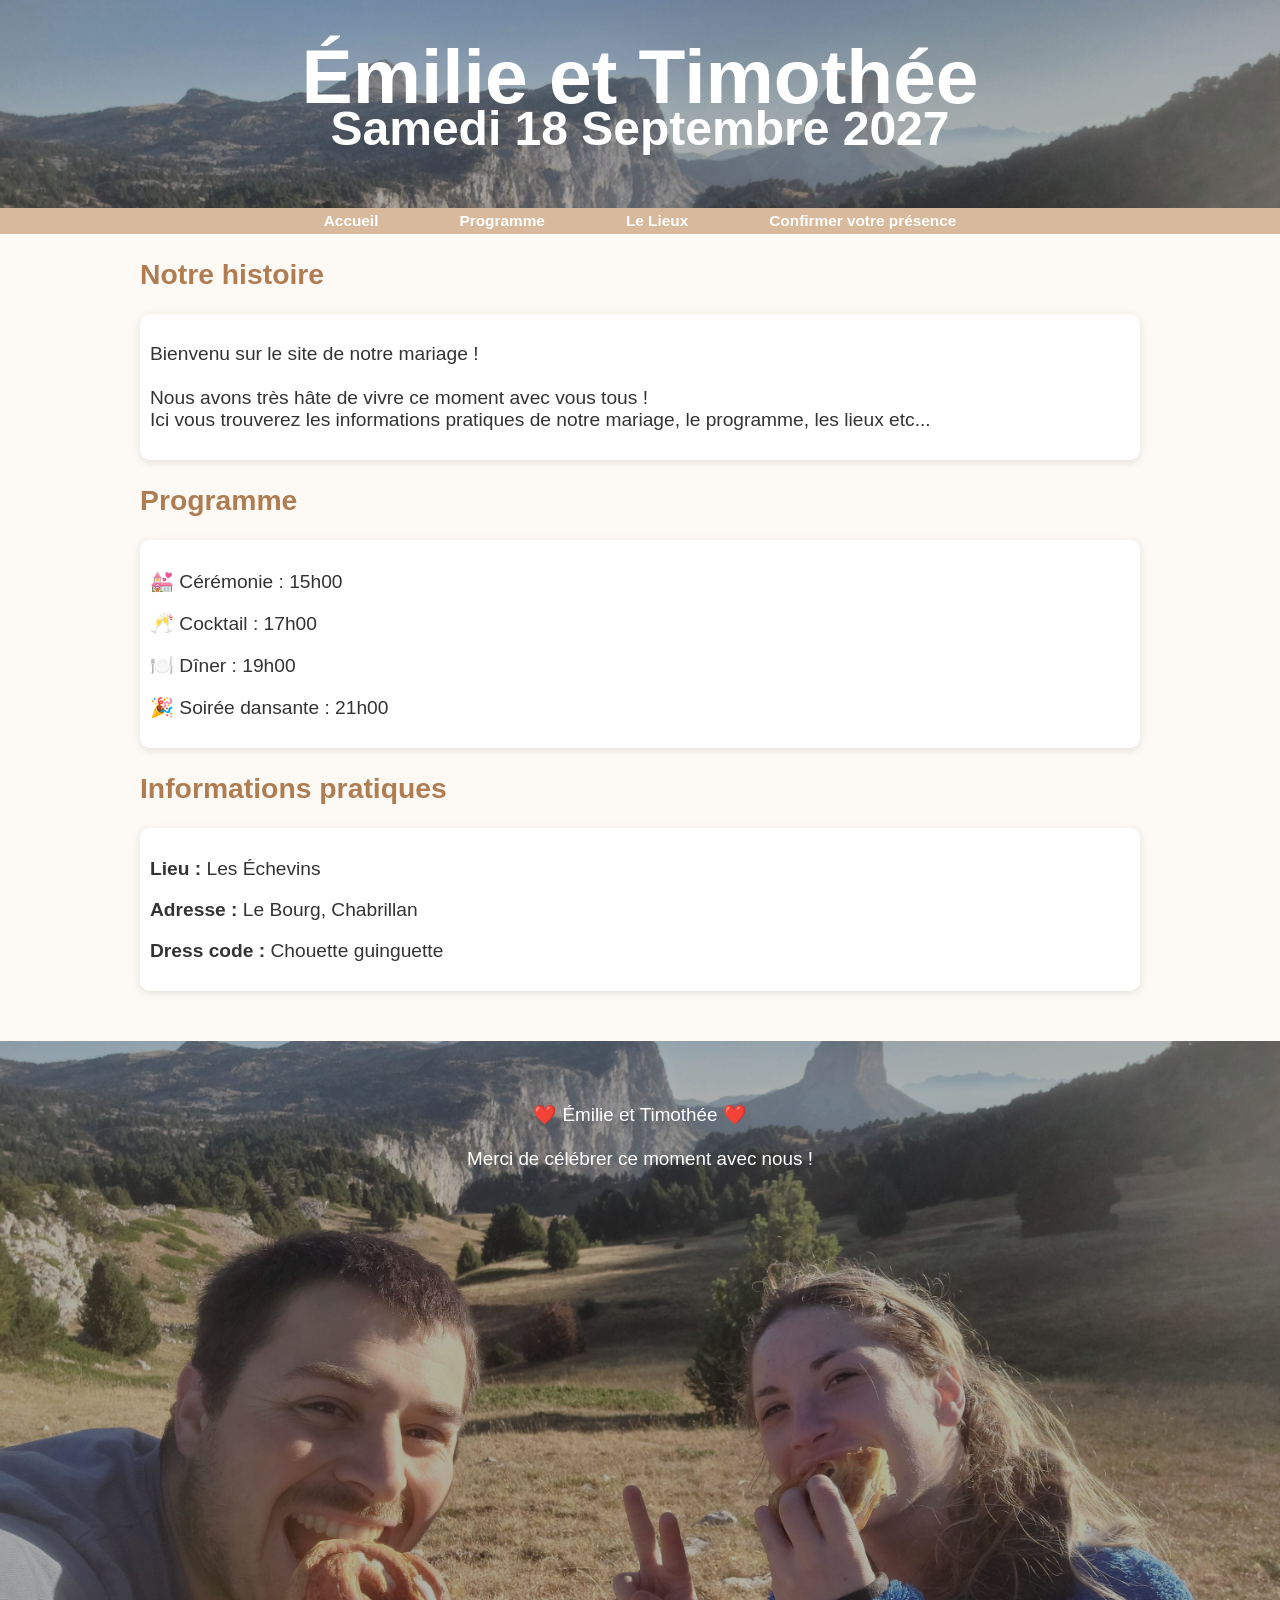
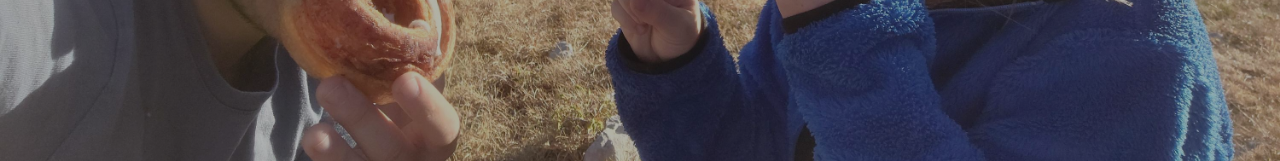
<file: Index.html>
<!DOCTYPE html>
<html lang="fr">
<head>
    <meta charset="UTF-8">
    <meta name="viewport" content="width=device-width, initial-scale=1.0">
    <title>Mariage de Émilie et Timothée</title>

    <link rel="stylesheet" href="styles.css">

</head>
<body>

<header>
    <h1>Émilie et Timothée</h1>
    <h2>Samedi 18 Septembre 2027</h2>
</header>

<nav class="menu">
    <a href="Index.html">Accueil</a>    
    <a href="#programme">Programme</a>
    <a href="LeLieu.html">Le Lieux</a>
    <a href="Contact.html">Confirmer votre présence</a>
</nav>

<section id="histoire">
    <h2>Notre histoire</h2>
    <div class="card">
        <p>
            Bienvenu sur le site de notre mariage !<br><br>
            Nous avons très hâte de vivre ce moment avec vous tous ! <br>
            Ici vous trouverez les informations pratiques de notre mariage, le programme, les lieux etc... 
        </p>
    </div>
</section>

<section id="programme">
    <h2>Programme</h2>
    <div class="card">
        <p>💒 Cérémonie : 15h00</p>
        <p>🥂 Cocktail : 17h00</p>
        <p>🍽️ Dîner : 19h00</p>
        <p>🎉 Soirée dansante : 21h00</p>
    </div>
</section>

<section id="infos">
    <h2>Informations pratiques</h2>
    <div class="card">
        <p><strong>Lieu :</strong> Les Échevins</p>
        <p><strong>Adresse :</strong> Le Bourg, Chabrillan</p>
        <p><strong>Dress code :</strong> Chouette guinguette</p>
    </div>
</section>

<footer>
    ❤️ Émilie et Timothée ❤️ <br><br> Merci de célébrer ce moment avec nous !
</footer>

</body>
</html>
</file>
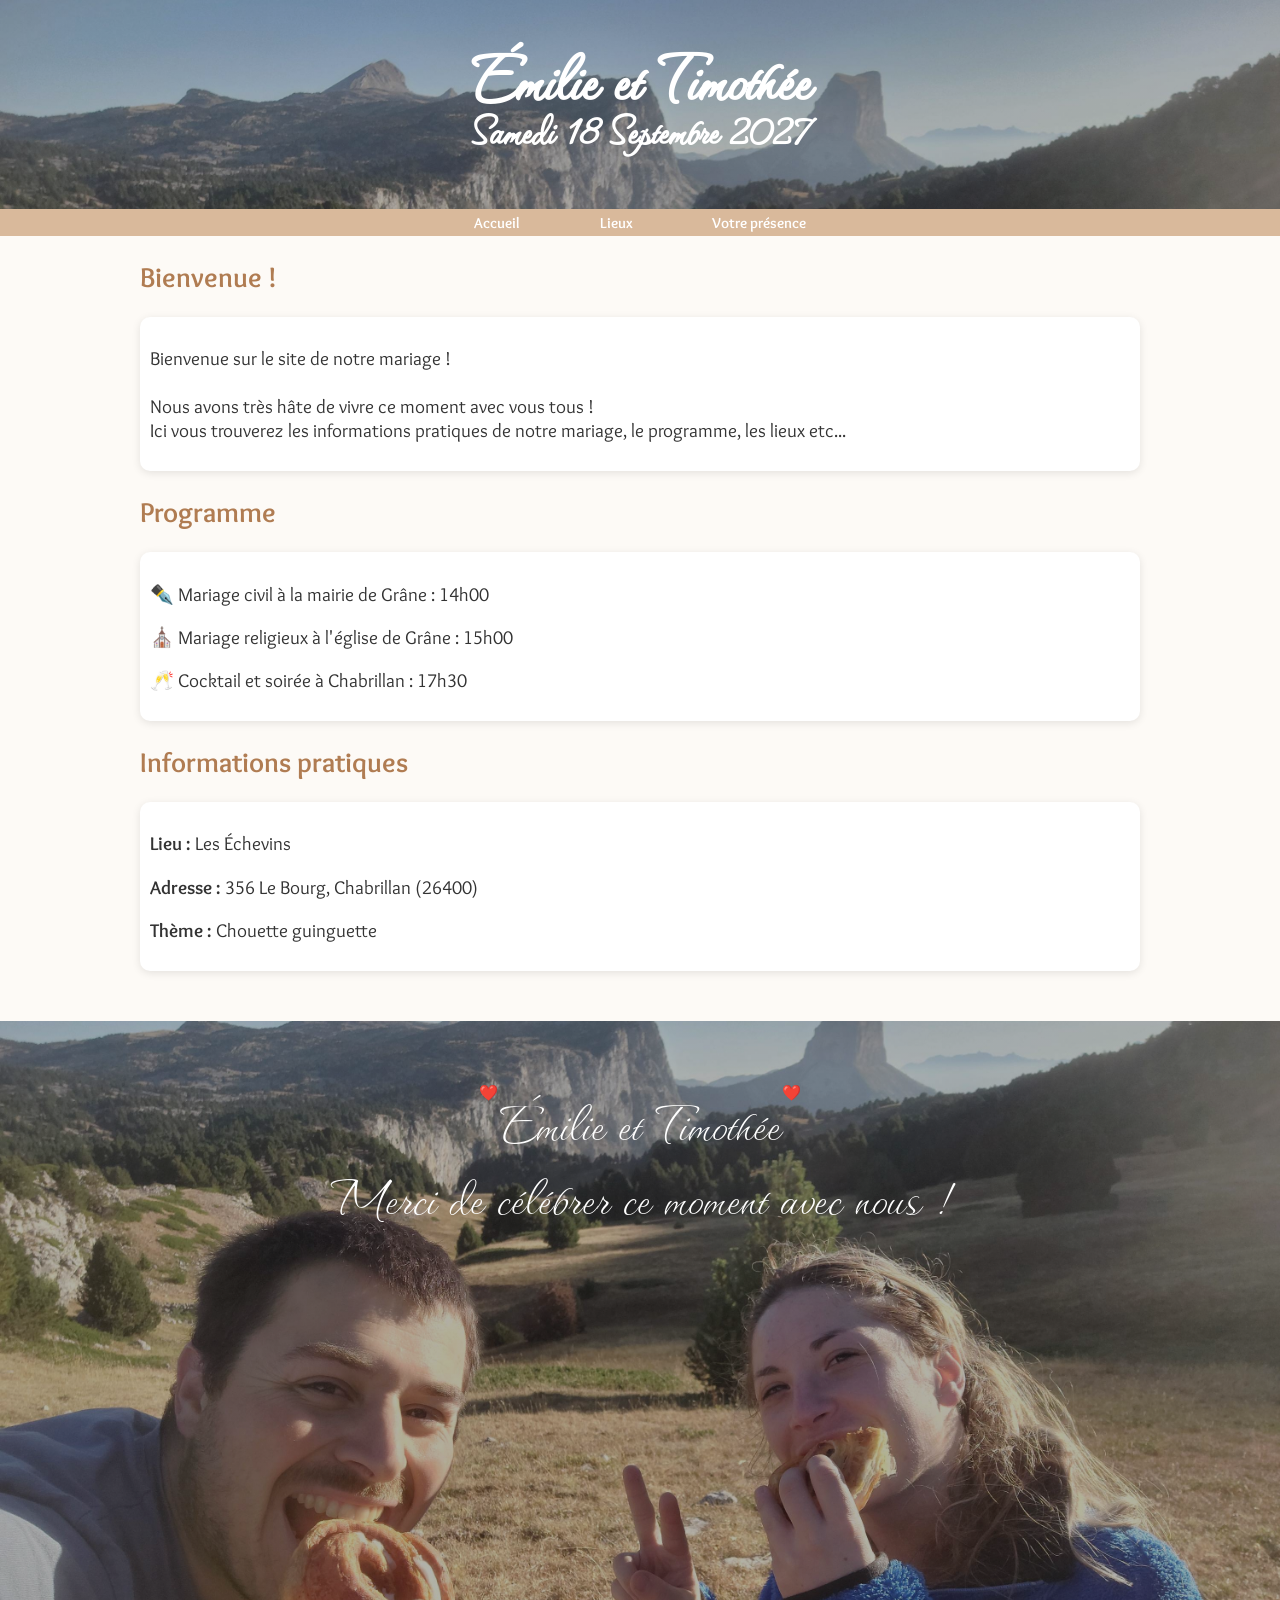
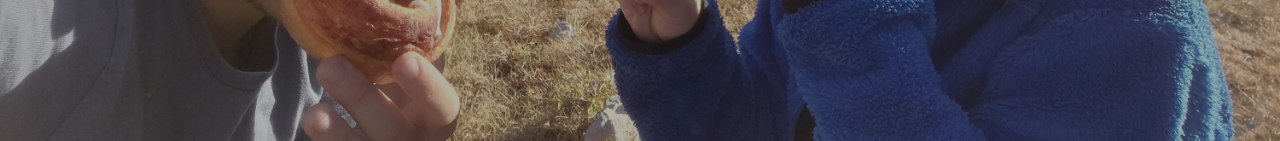
<file: index.html>
<!DOCTYPE html>
<html lang="fr">
<head>
    <meta charset="UTF-8">
    <meta http-equiv="Content-Security-Policy" content="upgrade-insecure-requests">
    <meta name="viewport" content="width=device-width, initial-scale=1.0">
    <title>Mariage de Émilie et Timothée</title>
    <link rel="stylesheet" href="styles.css">
    <link rel="preconnect" href="https://fonts.googleapis.com">
    <link rel="ts.gstatic.com">
    <link href="https://fonts.googleapis.com/css2?family=Waterfall&display=swap" rel="stylesheet">
    <link href="https://fonts.googleapis.com/css2?family=Overlock&display=swap" rel="stylesheet">
    <link rel="icon" type="image/png" href="Images/favicon.png">
</head>
<body>

<header>
    <h1>Émilie et Timothée</h1>
    <h2>Samedi 18 Septembre 2027</h2>
</header>

<nav class="menu">
    <a href="index.html">Accueil</a>    
    <a href="Lieux.html">Lieux</a>
    <a href="Contact.html">Votre présence</a>
    <!-- <a href="Liste_mariage.html">Liste de mariage</a>-->
</nav>

<section id="Bienvenue">
    <h2>Bienvenue !</h2>
    <div class="card">
        <p>
            Bienvenue sur le site de notre mariage !<br><br>
            Nous avons très hâte de vivre ce moment avec vous tous ! <br>
            Ici vous trouverez les informations pratiques de notre mariage, le programme, les lieux etc... 
        </p>
    </div>
</section>

<section id="programme">
    <h2>Programme</h2>
    <div class="card">
        <p>✒️ Mariage civil  à la mairie de Grâne : 14h00</p>
        <p>⛪ Mariage religieux à l'église de Grâne : 15h00</p>
        <p>🥂 Cocktail et soirée à Chabrillan : 17h30</p>
    </div>
</section>

<section id="infos">
    <h2>Informations pratiques</h2>
    <div class="card">
        <p><strong>Lieu :</strong> Les Échevins</p>
        <p><strong>Adresse :</strong> 356 Le Bourg, Chabrillan (26400)</p>
        <p><strong>Thème :</strong> Chouette guinguette</p>
    </div>
</section>

<footer>
    <div class="f">
    <span class="coeur">❤️</span>Émilie et Timothée<span class="coeur">❤️</span><br>Merci de célébrer ce moment avec nous !
    </div>
</footer>
</body>
</html>
</file>
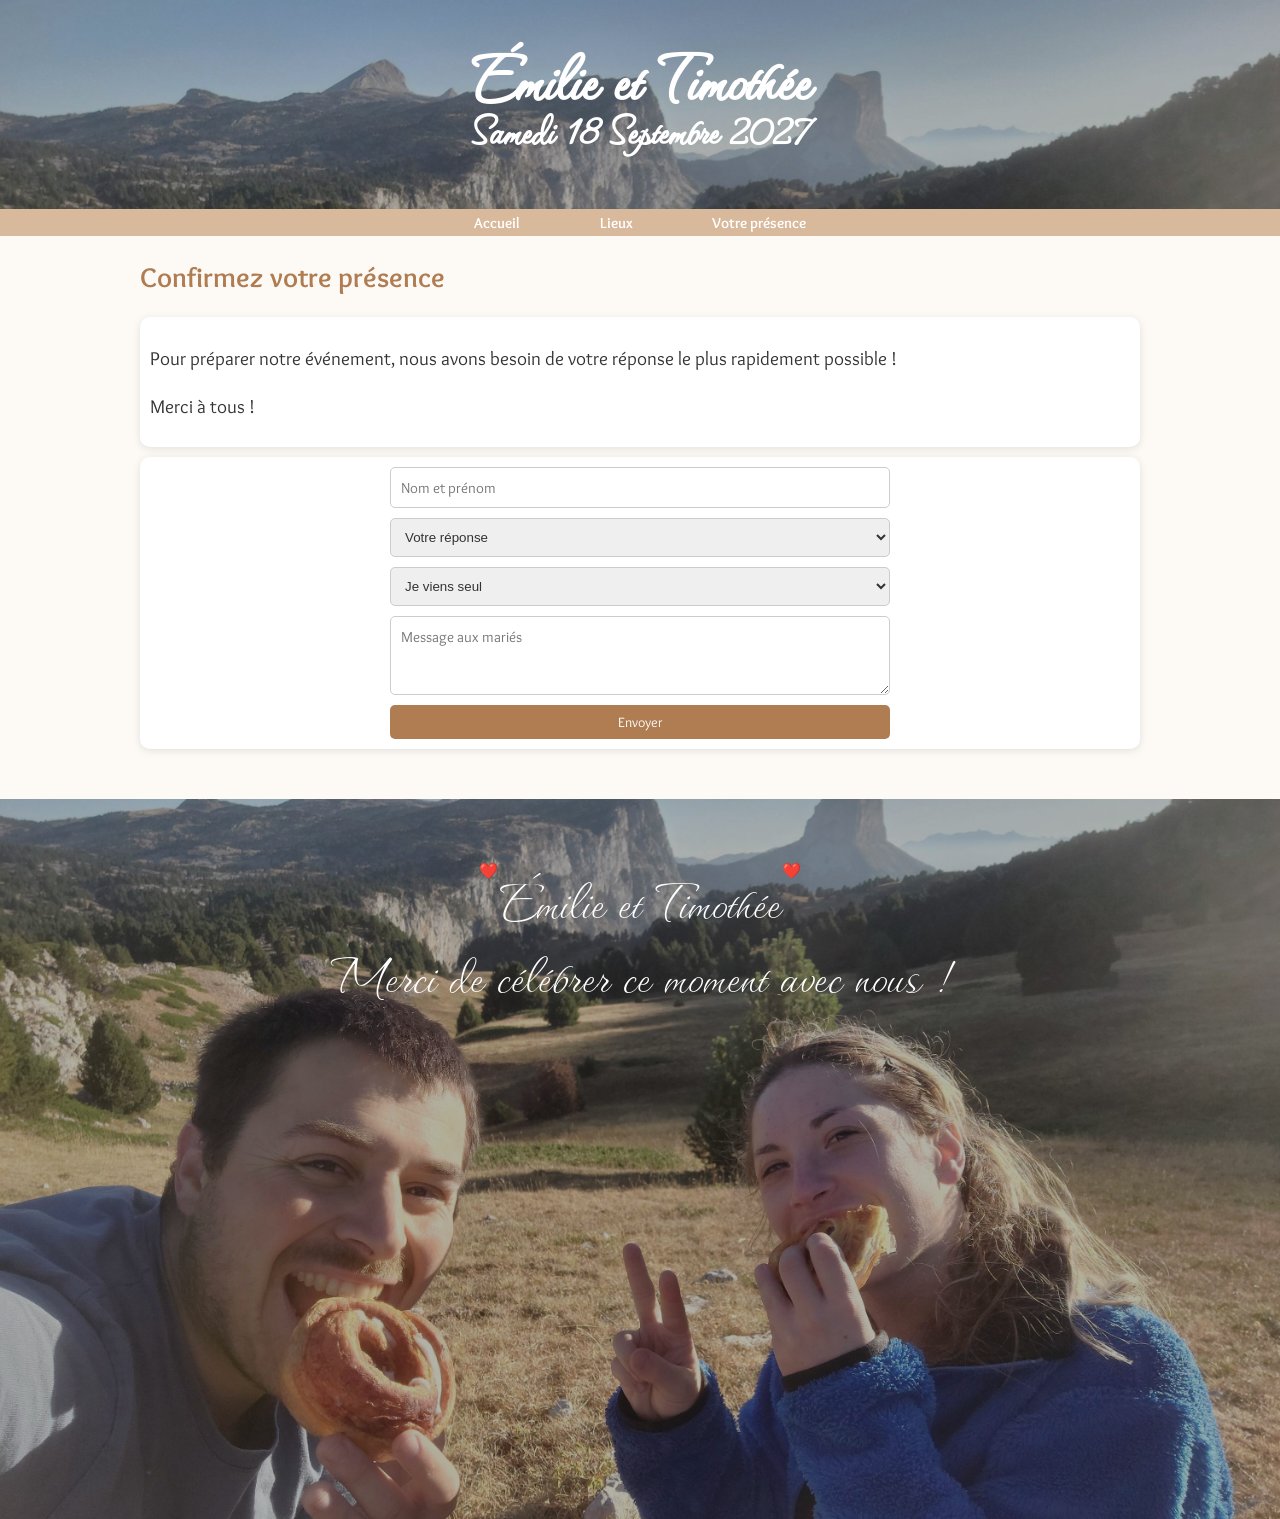
<file: Contact.html>
<!DOCTYPE html>
<html lang="fr">
<head>
    <meta charset="UTF-8">
    <meta http-equiv="Content-Security-Policy" content="upgrade-insecure-requests">
    <meta name="viewport" content="width=device-width, initial-scale=1.0">
    <title>Mariage de Émilie et Timothée</title>
    <link rel="stylesheet" href="styles.css">
    <link rel="preconnect" href="https://fonts.googleapis.com">
    <link rel="ts.gstatic.com">
    <link href="https://fonts.googleapis.com/css2?family=Waterfall&display=swap" rel="stylesheet">
    <link href="https://fonts.googleapis.com/css2?family=Overlock&display=swap" rel="stylesheet">
    <link rel="icon" type="image/png" href="Images/favicon.png">
</head>

<body>
    <header>
        <h1>Émilie et Timothée</h1>
        <h2>Samedi 18 Septembre 2027</h2>
    </header>

    <nav class="menu">
        <a href="index.html">Accueil</a>    
        <a href="Lieux.html">Lieux</a>
        <a href="Contact.html">Votre présence</a>
    <!-- <a href="Liste_mariage.html">Liste de mariage</a>-->
    </nav>

    <section id="Contact">
        <h2>Confirmez votre présence</h2>
        <div class="card">
            <p>
                Pour préparer notre événement, nous avons besoin de votre réponse le plus rapidement possible !<br><br>
                Merci à tous !
            </p>
        </div>
    </section>

    <section id="rsvp">
        <div class="card">
            <form action="https://formspree.io/f/myeydvyg" method="POST">
                <input
                    type="text"
                    name="Nom"
                    placeholder="Nom et prénom"
                    required>
                <select name="Presence" required>
                    <option value="" disabled selected>
                        Votre réponse
                    </option>
                    <option>Je serai présent(e)</option>
                    <option>Je ne pourrai pas venir</option>
                </select>
                <select name="Nombre" required>
                    <option>Je viens seul</option>
                    <option>Nous serons 2</option>
                    <option>Nous serons 3</option>
                    <option>Nous serons 4</option>
                    <option>Famille nombreuse ? Laissez un commentaire</option>
                </select>
                <textarea
                    name="Message"
                    rows="3"
                    placeholder="Message aux mariés"></textarea>
                <input type="hidden" name="_captcha" value="false">
                <button type="submit">Envoyer</button>
            </form>
        </div>
    </section>

    <footer>
        <div class="f">
        <span class="coeur">❤️</span>Émilie et Timothée<span class="coeur">❤️</span><br>Merci de célébrer ce moment avec nous !
        </div>
    </footer>

</body>
</html>
</file>
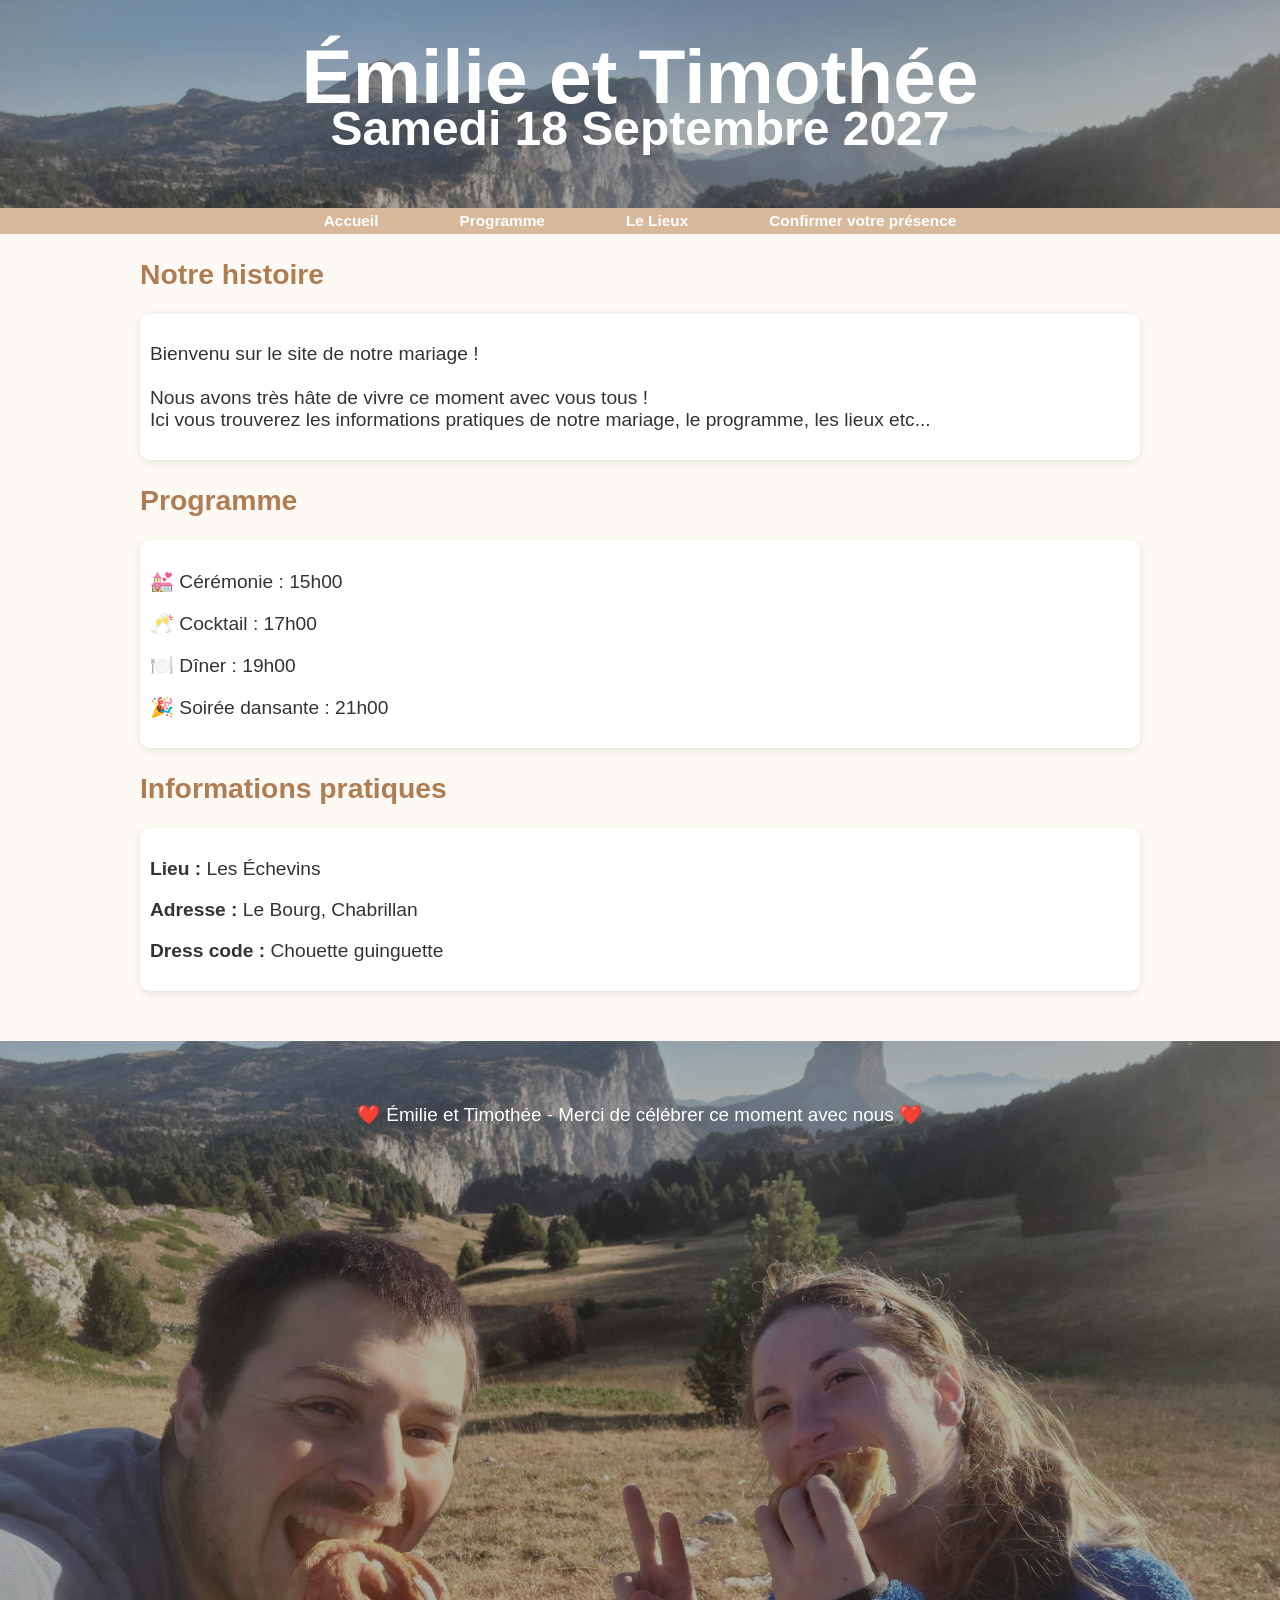
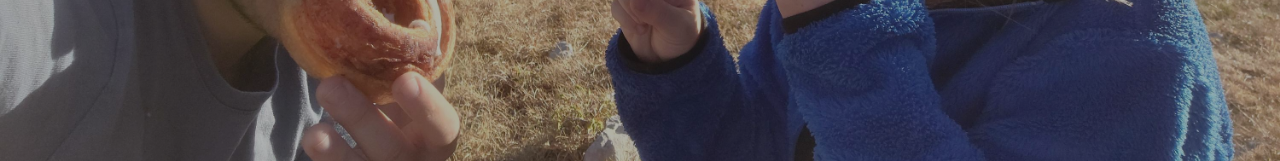
<file: indeeex.html>
<!DOCTYPE html>
<html lang="fr">
<head>
    <meta charset="UTF-8">
    <meta name="viewport" content="width=device-width, initial-scale=1.0">
    <title>Mariage de Émilie et Timothée</title>

    <link rel="stylesheet" href="styles.css">

</head>
<body>

<header>
    <h1>Émilie et Timothée</h1>
    <h2>Samedi 18 Septembre 2027</h2>
</header>

<nav class="menu">
    <a href="Index.html">Accueil</a>    
    <a href="#programme">Programme</a>
    <a href="LeLieu.html">Le Lieux</a>
    <a href="Contact.html">Confirmer votre présence</a>
</nav>

<section id="histoire">
    <h2>Notre histoire</h2>
    <div class="card">
        <p>
            Bienvenu sur le site de notre mariage !<br><br>
            Nous avons très hâte de vivre ce moment avec vous tous ! <br>
            Ici vous trouverez les informations pratiques de notre mariage, le programme, les lieux etc... 
        </p>
    </div>
</section>

<section id="programme">
    <h2>Programme</h2>
    <div class="card">
        <p>💒 Cérémonie : 15h00</p>
        <p>🥂 Cocktail : 17h00</p>
        <p>🍽️ Dîner : 19h00</p>
        <p>🎉 Soirée dansante : 21h00</p>
    </div>
</section>

<section id="infos">
    <h2>Informations pratiques</h2>
    <div class="card">
        <p><strong>Lieu :</strong> Les Échevins</p>
        <p><strong>Adresse :</strong> Le Bourg, Chabrillan</p>
        <p><strong>Dress code :</strong> Chouette guinguette</p>
    </div>
</section>

<footer>
    ❤️ Émilie et Timothée - Merci de célébrer ce moment avec nous ❤️
</footer>

</body>
</html>
</file>
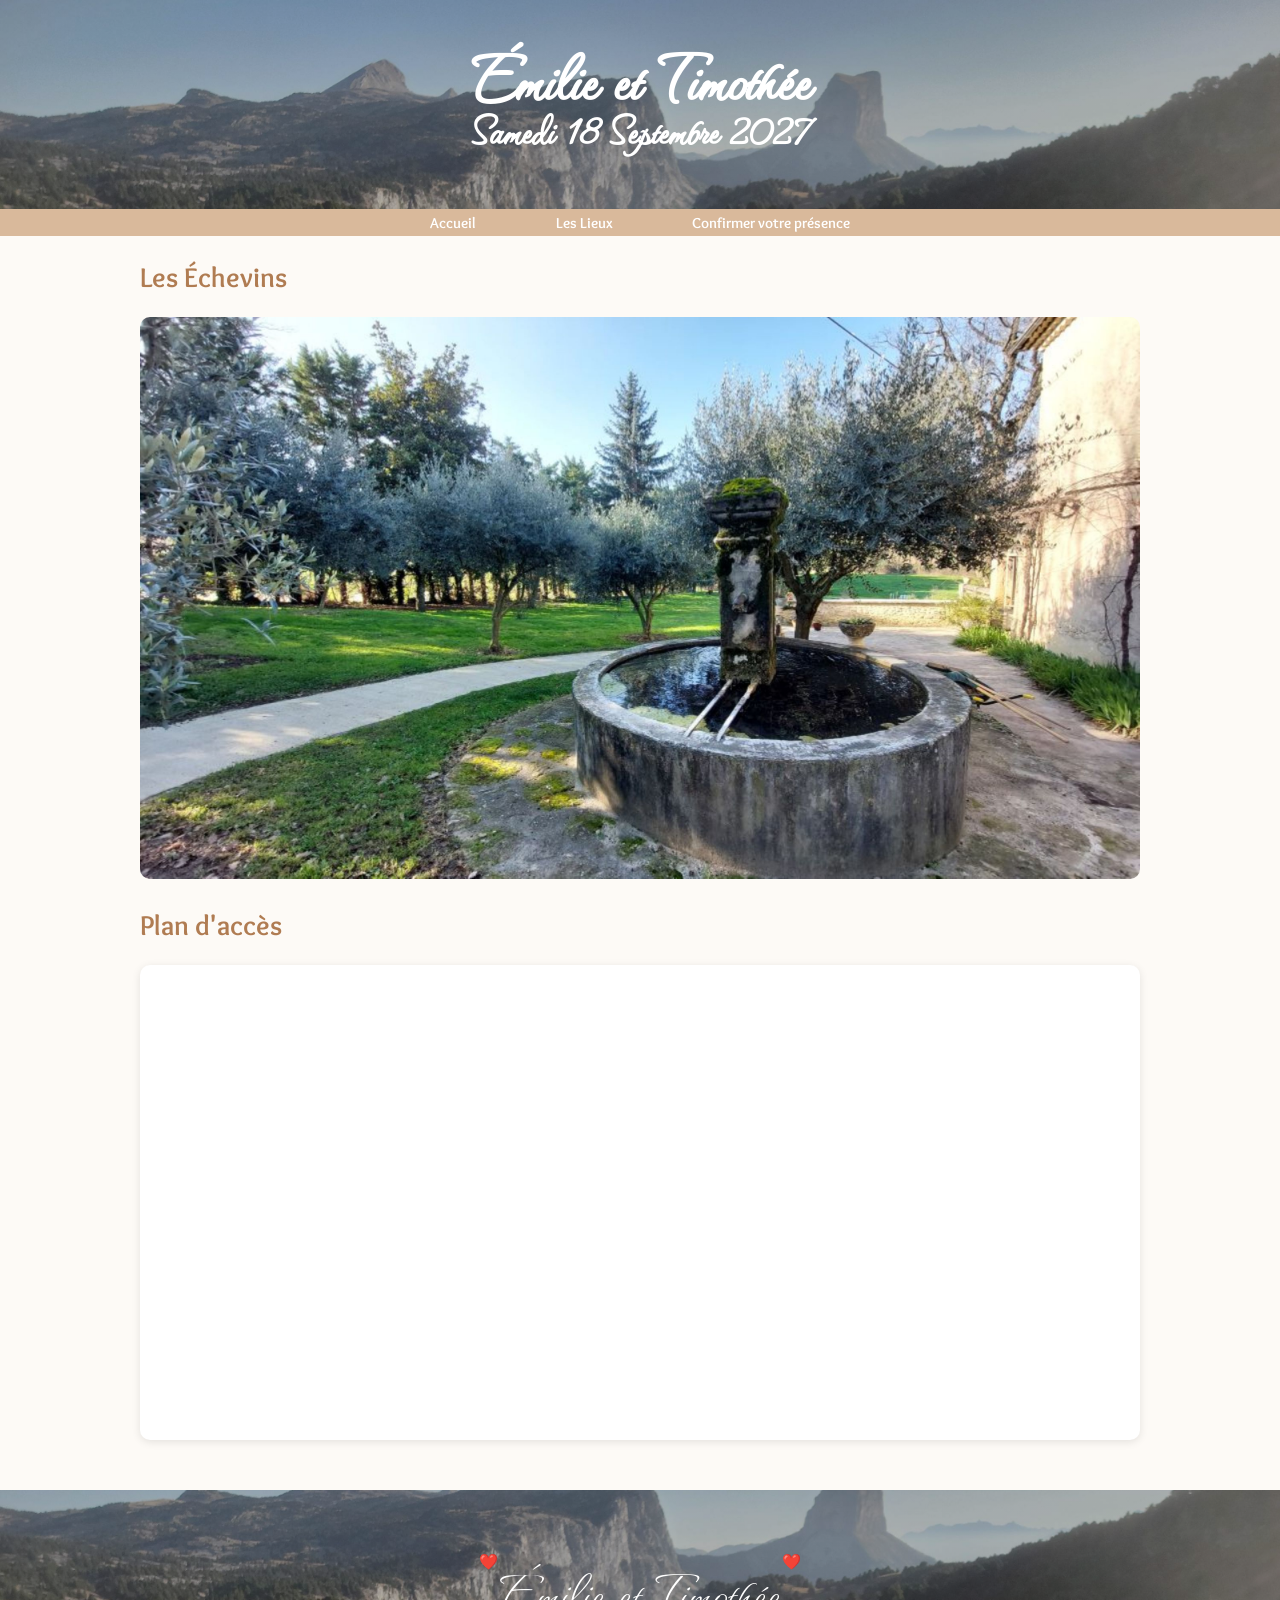
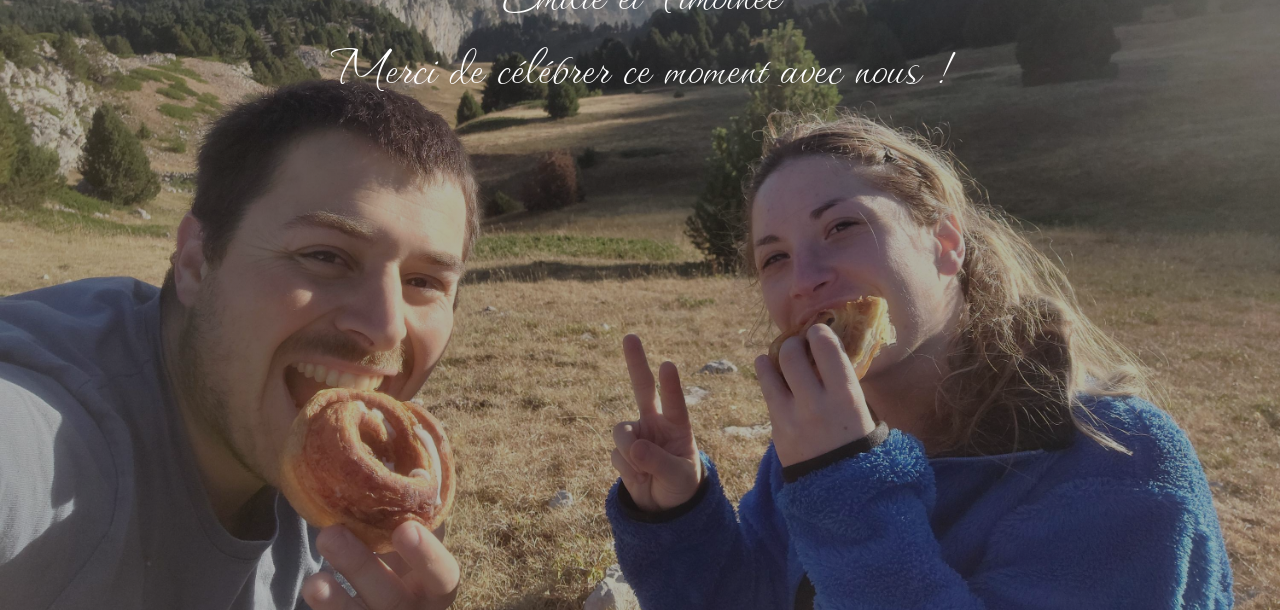
<file: LeLieu.html>
<!DOCTYPE html>
<html lang="fr">
<head>
    <meta charset="UTF-8">
    <meta name="viewport" content="width=device-width, initial-scale=1.0">
    <title>Mariage de Émilie et Timothée</title>
    <link rel="stylesheet" href="styles.css">
    <link rel="preconnect" href="https://fonts.googleapis.com">
    <link rel="ts.gstatic.com">
    <link href="https://fonts.googleapis.com/css2?family=Waterfall&display=swap" rel="stylesheet">
    <link href="https://fonts.googleapis.com/css2?family=Overlock&display=swap" rel="stylesheet">
    <link rel="icon" type="image/png" href="Images/favicon.png">
</head>
<body>

<header>
    <h1>Émilie et Timothée</h1>
    <h2>Samedi 18 Septembre 2027</h2>
</header>

<nav class="menu">
    <a href="index.html">Accueil</a>    
    <a href="LeLieu.html">Les Lieux</a>
    <a href="Contact.html">Confirmer votre présence</a>
</nav>

<section id="photo-lieu">
    <h2>Les Échevins</h2>
    <img src="Images/Fontaine.jpg" class="photo-lieu">
</section>

<section id="access">
    <h2>Plan d'accès</h2>
    <div class="card">
    <iframe src="https://www.google.com/maps/embed?pb=!1m18!1m12!1m3!1d4605.573528928684!2d4.951464643925666!3d44.71832285514235!2m3!1f0!2f0!3f0!3m2!1i1024!2i768!4f13.1!3m3!1m2!1s0x12b55a39c7fae16b%3A0x738424cbfb76c861!2s356%20Bourg%2C%2026400%20Chabrillan!5e0!3m2!1sfr!2sfr!4v1788695258826!5m2!1sfr!2sfr"
    style="border:0px;" 
    allowfullscreen="" 
    loading="lazy"
    referrerpolicy="strict-origin-when-cross-origin"
    class="carte">
    </iframe>
    <div>
</section>


</section>

<footer>
    <div class="f">
    <span class="coeur">❤️</span>Émilie et Timothée<span class="coeur">❤️</span><br>Merci de célébrer ce moment avec nous !
    </div>
</footer>

</body>
</html>
</file>
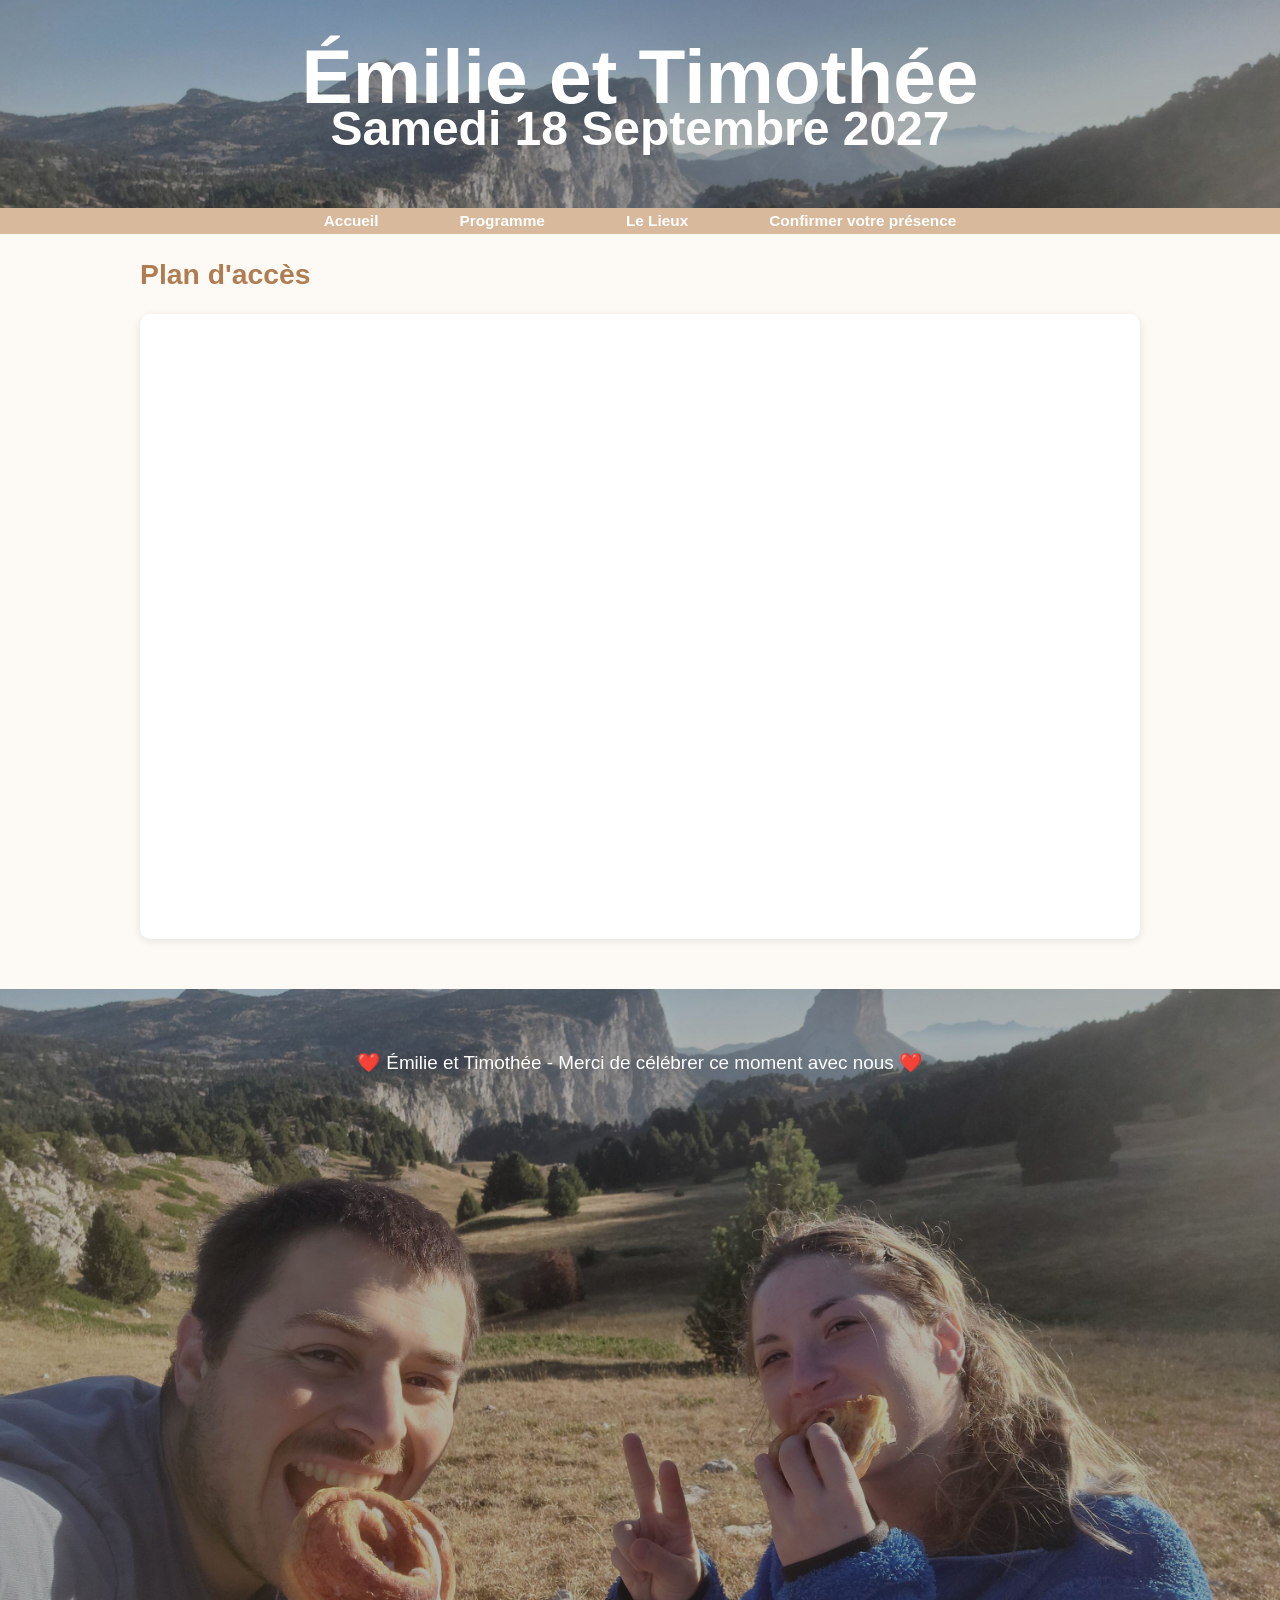
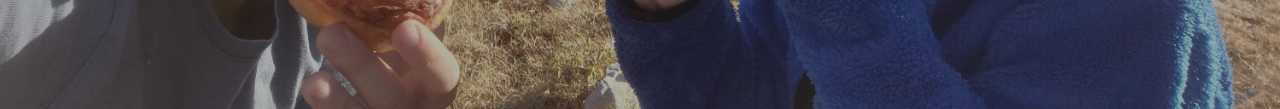
<file: LeLieux.html>
<!DOCTYPE html>
<html lang="fr">
<head>
    <meta charset="UTF-8">
    <meta name="viewport" content="width=device-width, initial-scale=1.0">
    <title>Mariage de Émilie et Timothée</title>

    <link rel="stylesheet" href="styles.css">

</head>
<body>

<header>
    <h1>Émilie et Timothée</h1>
    <h2>Samedi 18 Septembre 2027</h2>
</header>

<nav class="menu">
    <a href="Index.html">Accueil</a>    
    <a href="#programme">Programme</a>
    <a href="LeLieux.html">Le Lieux</a>
    <a href="Contact.html">Confirmer votre présence</a>
</nav>

<section id="access">
    <h2>Plan d'accès</h2>
    <div class="card">
    <iframe src="https://www.google.com/maps/embed?pb=!1m18!1m12!1m3!1d4605.573528928684!2d4.951464643925666!3d44.71832285514235!2m3!1f0!2f0!3f0!3m2!1i1024!2i768!4f13.1!3m3!1m2!1s0x12b55a39c7fae16b%3A0x738424cbfb76c861!2s356%20Bourg%2C%2026400%20Chabrillan!5e0!3m2!1sfr!2sfr!4v1788695258826!5m2!1sfr!2sfr"
    width="980" height="600" style="border:0px;" allowfullscreen="" loading="lazy" referrerpolicy="strict-origin-when-cross-origin"></iframe>
</section>


</section>

<footer>
    ❤️ Émilie et Timothée - Merci de célébrer ce moment avec nous ❤️
</footer>

</body>
</html>
</file>
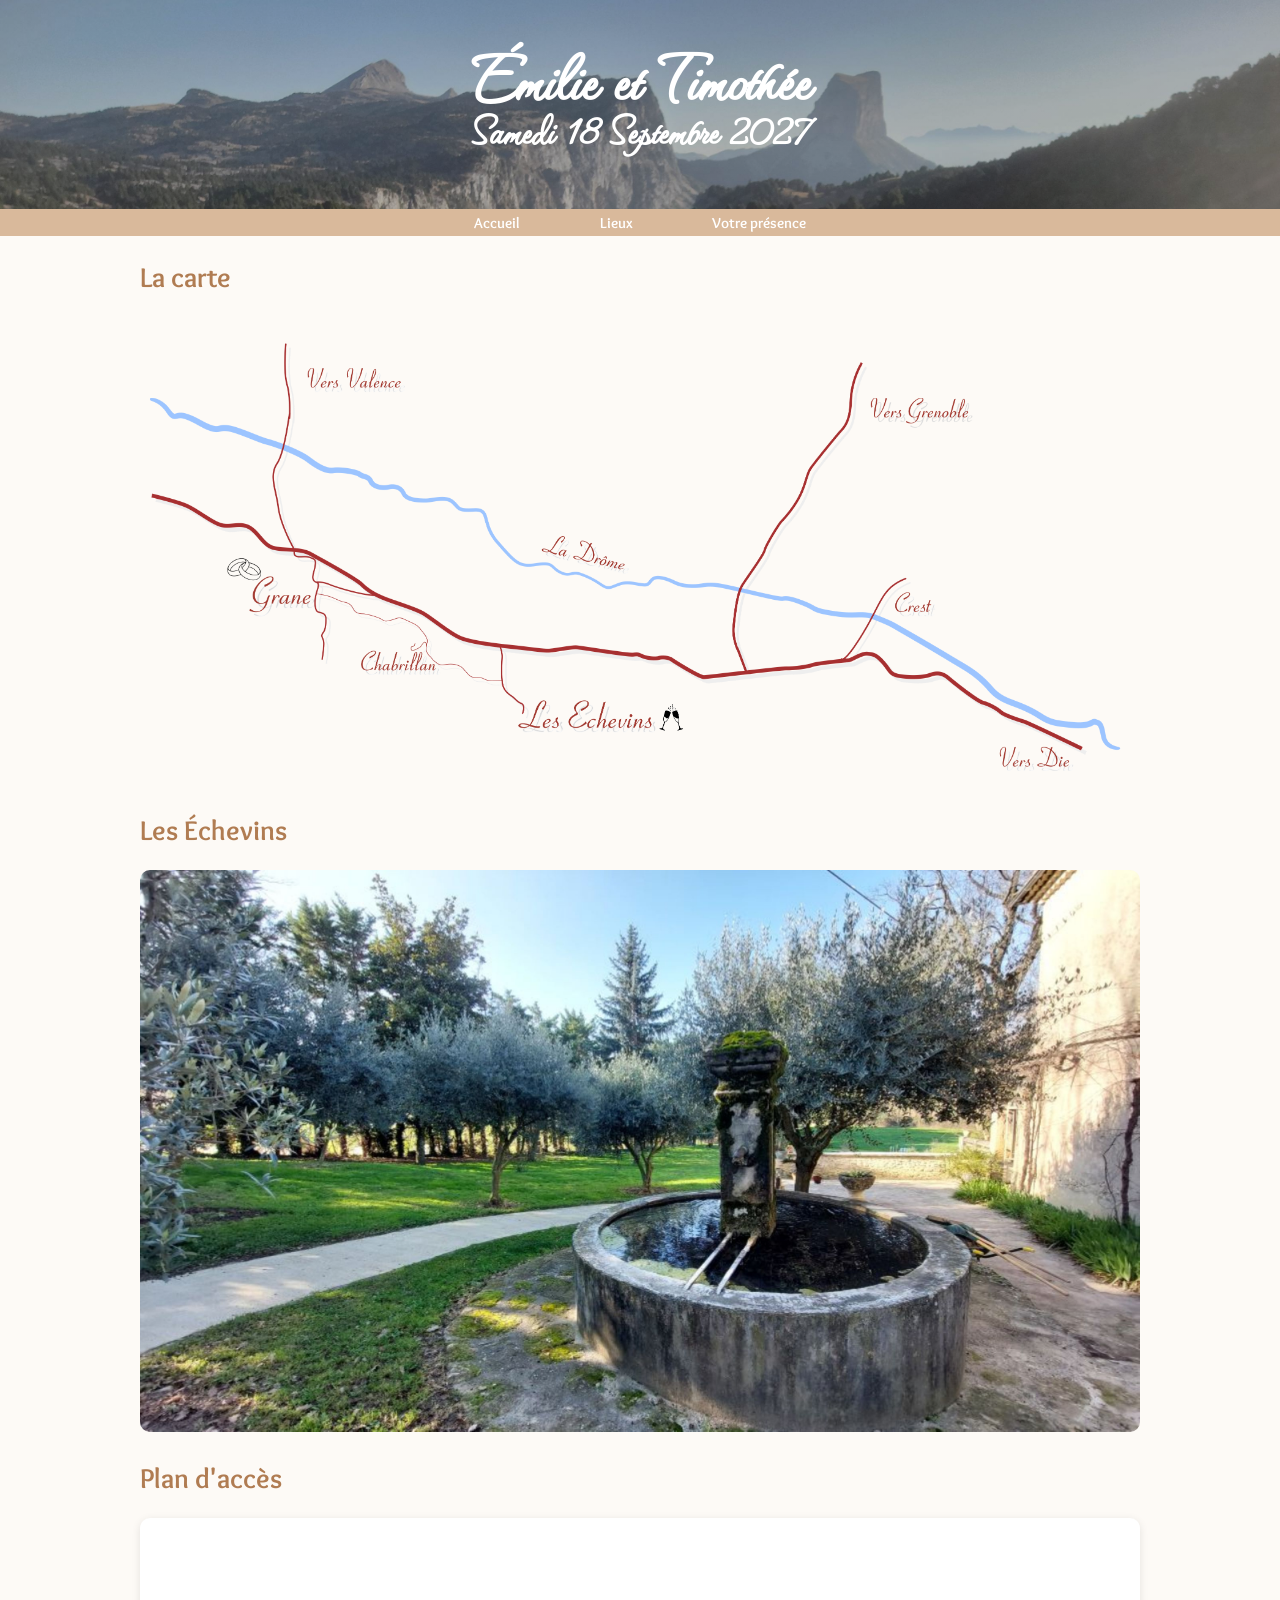
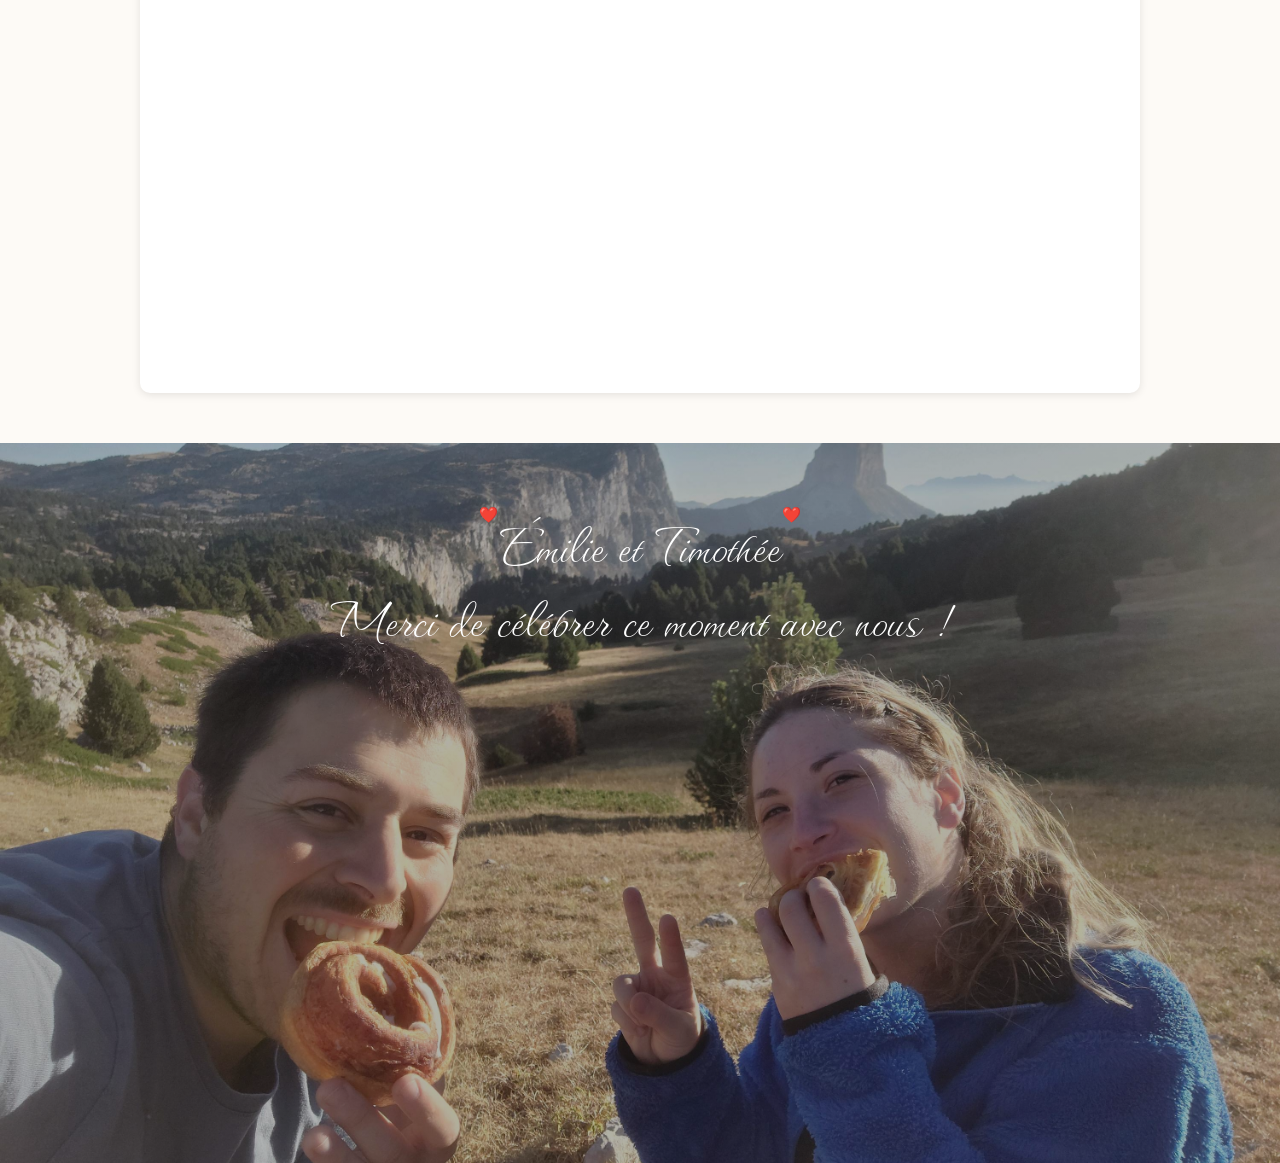
<file: Lieux.html>
<!DOCTYPE html>
<html lang="fr">
<head>
    <meta charset="UTF-8">
    <meta http-equiv="Content-Security-Policy" content="upgrade-insecure-requests">
    <meta name="viewport" content="width=device-width, initial-scale=1.0">
    <title>Mariage de Émilie et Timothée</title>
    <link rel="stylesheet" href="styles.css">
    <link rel="preconnect" href="https://fonts.googleapis.com">
    <link rel="ts.gstatic.com">
    <link href="https://fonts.googleapis.com/css2?family=Waterfall&display=swap" rel="stylesheet">
    <link href="https://fonts.googleapis.com/css2?family=Overlock&display=swap" rel="stylesheet">
    <link rel="icon" type="image/png" href="Images/favicon.png">
</head>

<body>

    <header>
        <h1>Émilie et Timothée</h1>
        <h2>Samedi 18 Septembre 2027</h2>
    </header>

    <nav class="menu">
        <a href="index.html">Accueil</a>    
        <a href="Lieux.html">Lieux</a>
        <a href="Contact.html">Votre présence</a>
    <!-- <a href="Liste_mariage.html">Liste de mariage</a>-->
    </nav>

    <section id="photo-lieu">
        <h2>La carte</h2>
        <img src="Images/Map/plan.png" class="photo-lieu">
    </section>

    <section id="photo-lieu">
        <h2>Les Échevins</h2>
        <img src="Images/Fontaine.jpg" class="photo-lieu">
    </section>

    <section id="access">
        <h2>Plan d'accès</h2>
        <div class="card">
        <iframe src="https://www.google.com/maps/embed?pb=!1m18!1m12!1m3!1d4605.573528928684!2d4.951464643925666!3d44.71832285514235!2m3!1f0!2f0!3f0!3m2!1i1024!2i768!4f13.1!3m3!1m2!1s0x12b55a39c7fae16b%3A0x738424cbfb76c861!2s356%20Bourg%2C%2026400%20Chabrillan!5e0!3m2!1sfr!2sfr!4v1788695258826!5m2!1sfr!2sfr"
        style="border:0px;" 
        allowfullscreen="" 
        loading="lazy"
        referrerpolicy="strict-origin-when-cross-origin"
        class="carte">
        </iframe>
        <div>
    </section>

    <footer>
        <div class="f">
        <span class="coeur">❤️</span>Émilie et Timothée<span class="coeur">❤️</span><br>Merci de célébrer ce moment avec nous !
        </div>
    </footer>

</body>
</html>
</file>
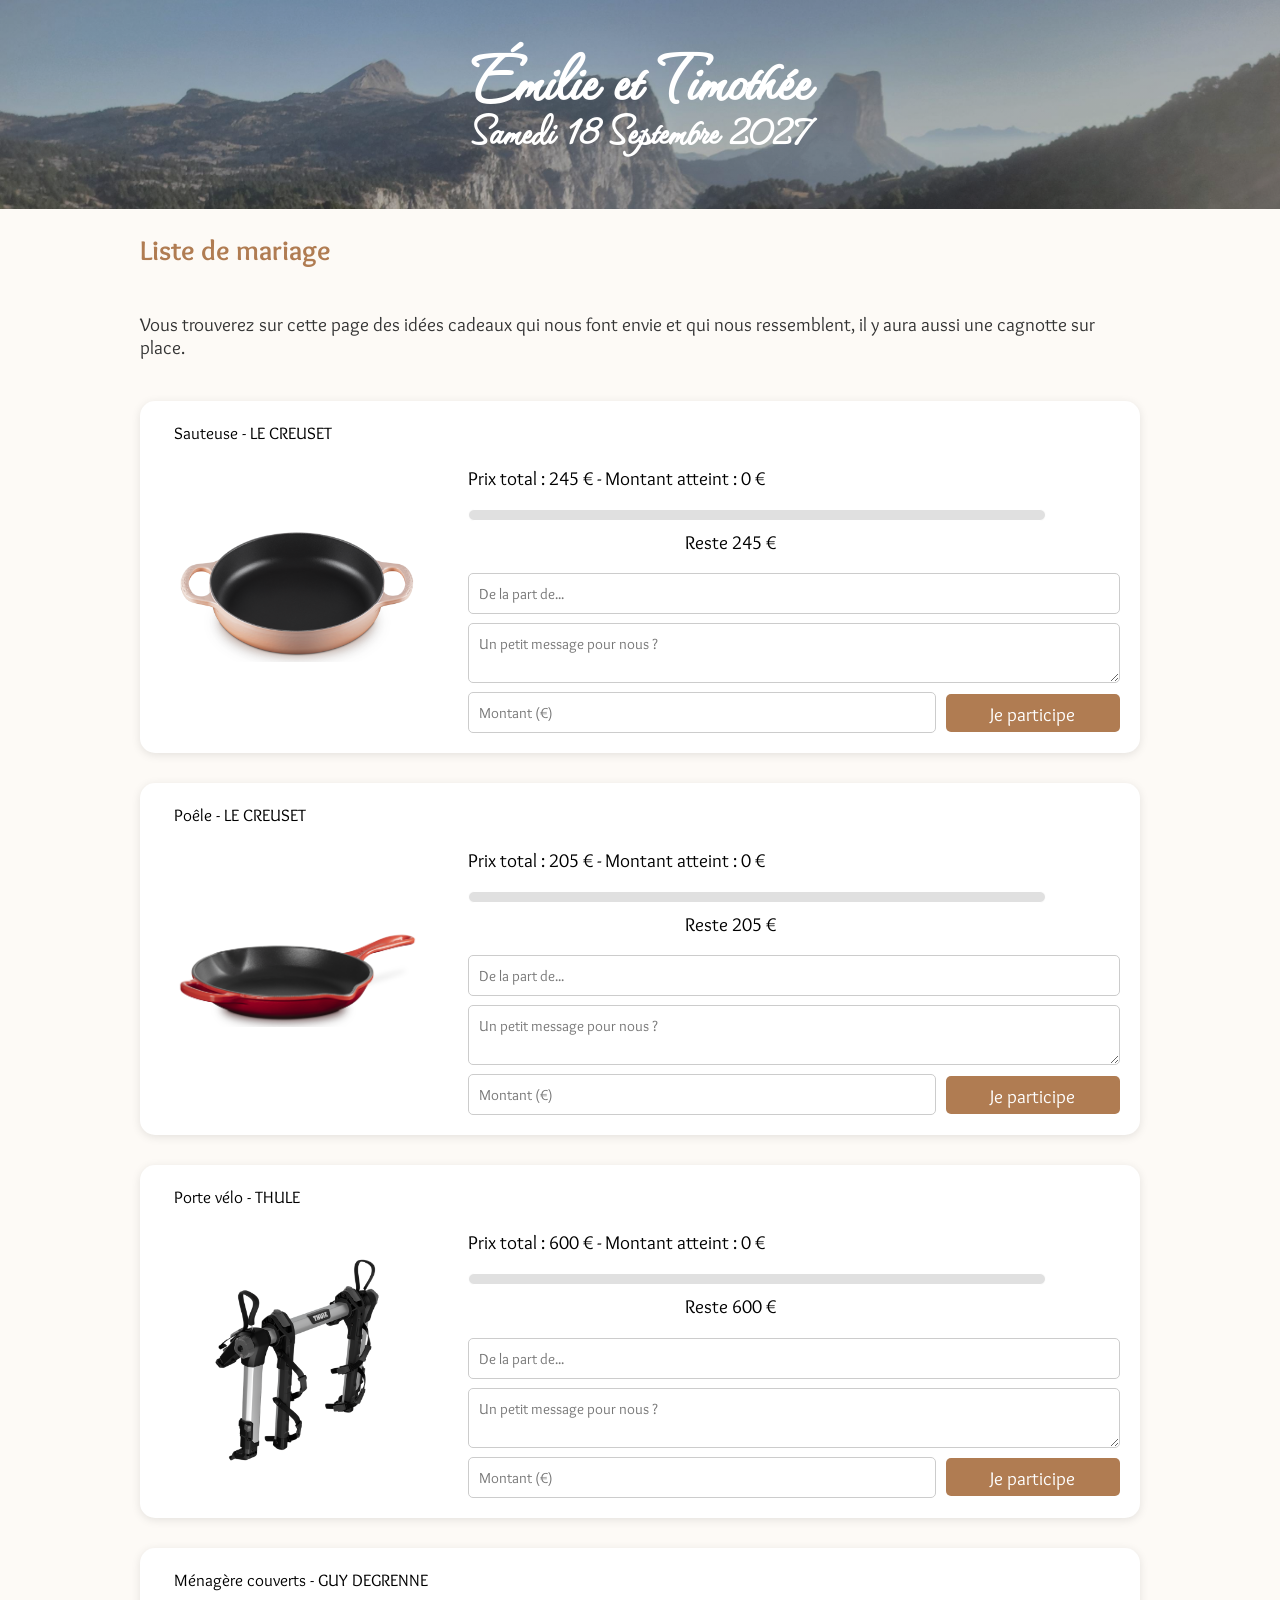
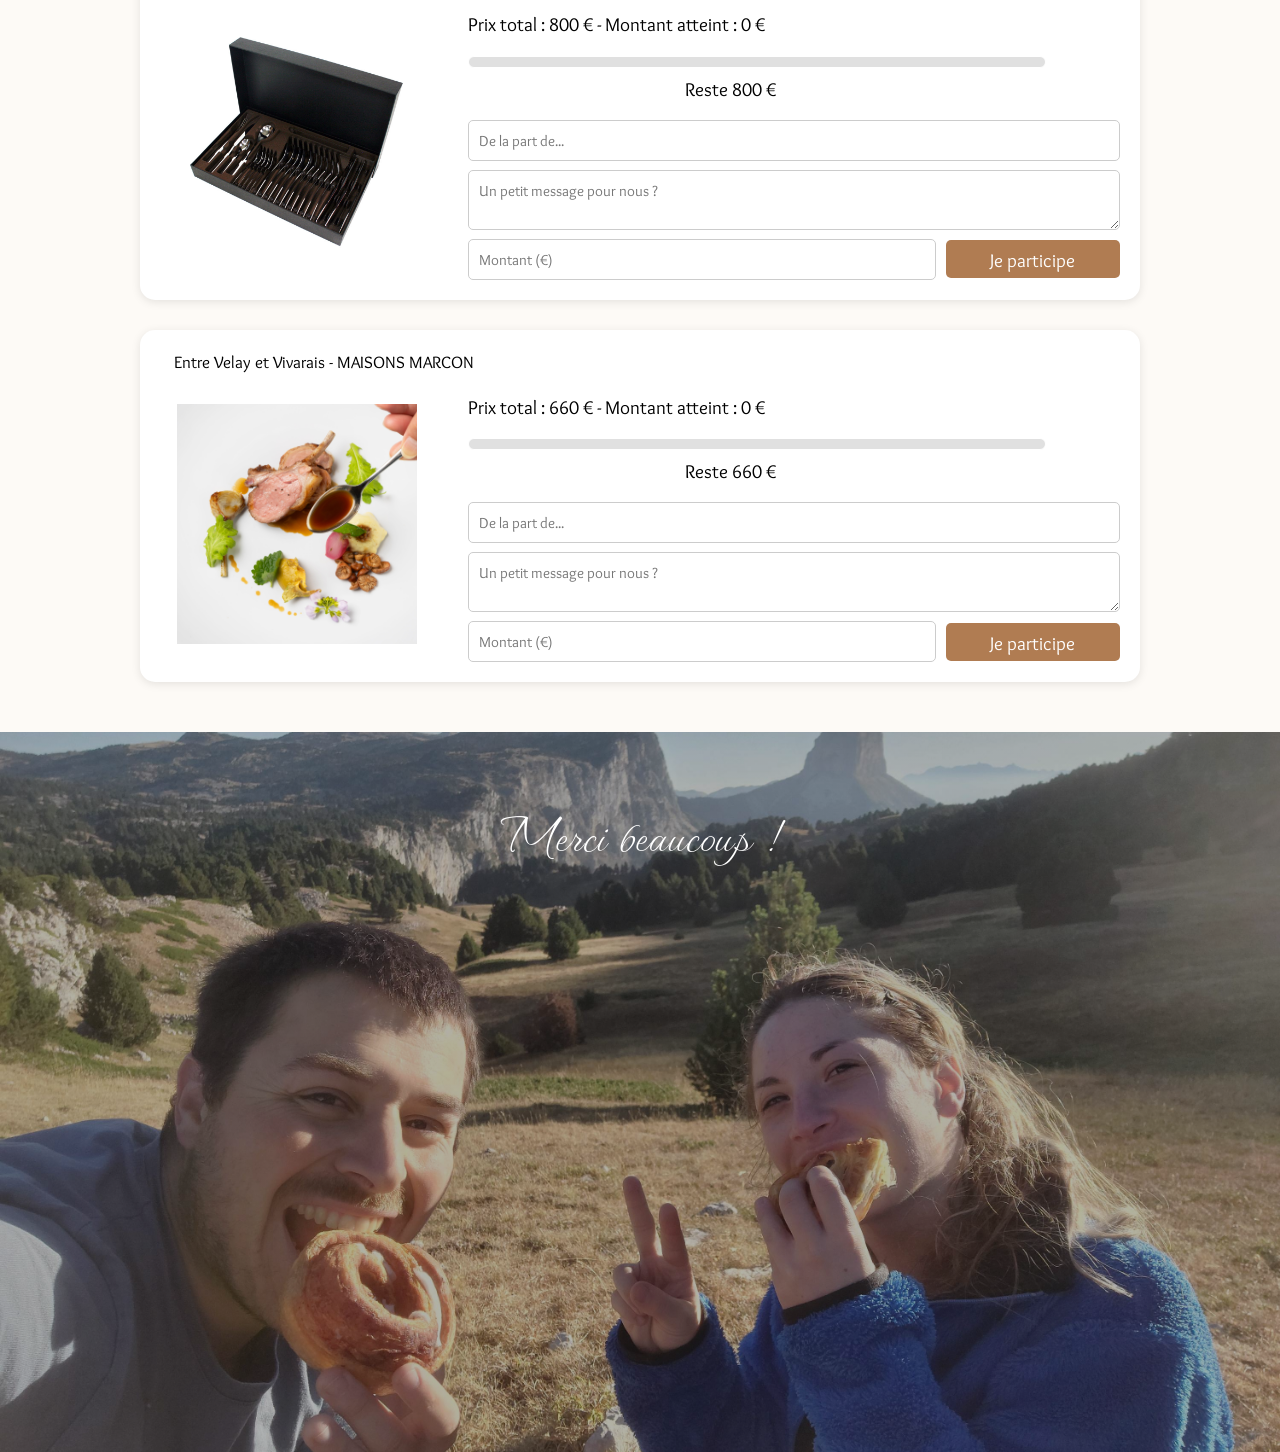
<file: Liste.html>
<!DOCTYPE html>
<html lang="fr">
<head>
    <meta charset="UTF-8">
    <meta http-equiv="Content-Security-Policy" content="upgrade-insecure-requests">
    <meta name="viewport" content="width=device-width, initial-scale=1.0">
    <title>Mariage de Émilie et Timothée</title>
    <link rel="stylesheet" href="styles.css">
    <link rel="preconnect" href="https://fonts.googleapis.com">
    <link rel="ts.gstatic.com">
    <link href="https://fonts.googleapis.com/css2?family=Waterfall&display=swap" rel="stylesheet">
    <link href="https://fonts.googleapis.com/css2?family=Overlock&display=swap" rel="stylesheet">
    <link rel="icon" type="image/png" href="Images/favicon.png">
</head>

<body>
    <header>
        <h1>Émilie et Timothée</h1>
        <h2>Samedi 18 Septembre 2027</h2>
    </header>

    <!--
    <nav class="menu">
        <a href="index.html">Accueil</a>    
        <a href="Lieux.html">Lieux</a>
        <a href="Contact.html">Votre présence</a>
        <a href="Liste_mariage.html">Liste de mariage</a>
    </nav>-->

    <section id="Contact">
        <h2>Liste de mariage</h2>
        <p> <br>Vous trouverez sur cette page des idées cadeaux qui nous font envie et qui nous ressemblent, il y aura aussi une cagnotte sur place.<br><br> </p>
        <div id="cadeau"></div>

        
    </section>

    <script>
        let participationEnCours = null;
        let cadeaux = [];
        async function chargerCadeaux() {
            // Chargement ultra rapide du JSON
            const reponseJson = await fetch("cadeaux.json");
            cadeaux = await reponseJson.json();
            // Affichage immédiat
            afficherCadeaux();
            // Mise à jour des collectes en arrière-plan
            const reponseCollectes = await fetch(
                "https://script.google.com/macros/s/AKfycby9IOmPH_89FOx6oJpxu4SiLrRhvb8BKeQGECdYXnsar-0c8oLkNmR6z7wImIKxRAnK/exec"
            );
            const collectes = await reponseCollectes.json();
            collectes.forEach(c => {
                const cadeau = cadeaux.find(x => x.id === c.id);
                if (cadeau) {
                    cadeau.collecte = c.collecte;
                }
            });
            // Rafraîchit l'affichage avec les montants réels
            afficherCadeaux();
        }

chargerCadeaux();
function afficherCadeaux() {
    let html = "";
    for(let i = 0; i < cadeaux.length; i++) {
        const cadeau = cadeaux[i];
        let progression =
            (cadeau.collecte / cadeau.prix) * 100;
        const complet = cadeau.collecte >= cadeau.prix;    
        if(cadeau.nom == "") {
            continue;
        }

        html += `
        <div class="cadeau-card">
            <div class="cadeau-titre">
                ${cadeau.nom}
            </div>
            
            <div class="cadeau-contenu">
                <div class="cadeau-image">
                    <img src="Images/${cadeau.image}">
                </div>
                
                <div class="cadeau-infos">
                    <p>
                        Prix total : ${cadeau.prix} €
                        -
                        Montant atteint : ${cadeau.collecte} €
                    </p>

                    <div class="barre">
                        <div class="remplissage"
                            style="width:${Math.min(progression,100)}%">
                        </div>
                    </div>
                    
                    <div class="cadeau_participation">
                        <p>
                            Reste ${cadeau.prix - cadeau.collecte} €
                        </p>
                    </div>
                    
                    <div class="ligne-participation">
                        <input
                            type="text"
                            placeholder="De la part de..."
                            id="nom-${cadeau.id}">
                    </div>

                    <div class="ligne-participation">
                    <textarea placeholder="Un petit message pour nous ?" id="message-${cadeau.id}"></textarea>
                    </div>
                    <div class="ligne-participation">
                        <input
                            type="number"
                            min="1"
                            placeholder="Montant (€)"
                            id="montant-${cadeau.id}">                  
                        <button
                            class="button-cadeau"
                            onclick="participer(${cadeau.id})"
                            ${complet ? "disabled" : ""}>
                            ${complet ? "Cadeau financé" : "Je participe"}
                        </button>
                    
                    </div>

                </div>
            </div>
        </div>
        `;
  
}

    document.getElementById("cadeau").innerHTML = html;
}


        async function participer(id){
            const montant = document.getElementById(`montant-${id}`).value;
            if (montant <= 0) {
                alert("Le montant doit être supérieur à 0 €");
                return;
            }
            const nom = document.getElementById(`nom-${id}`).value;
            const message = document.getElementById(`message-${id}`).value;
            /*const reponse = await fetch("https://script.google.com/macros/s/AKfycby9IOmPH_89FOx6oJpxu4SiLrRhvb8BKeQGECdYXnsar-0c8oLkNmR6z7wImIKxRAnK/exec",
                                        
                {
                    method: "POST",
                    body: JSON.stringify({
                        id: id,
                        montant: montant,
                        nom: nom,
                        message: message
                    })
                }
            );*/
            console.log("ID :", id);
            console.log("Nom :", nom);
            console.log("Message :", message);
            console.log("Montant :", montant);
            const cadeau = cadeaux.find(c => c.id === id);
                if (cadeau.collecte >= cadeau.prix) {
                    alert("Ce cadeau est déjà entièrement financé.");
                    return;
                }       
            participationEnCours = {
                id: id,
                montant: montant,
                nom: nom,
                message: message
            };
            ouvrirPopup();
        }
            function ouvrirPopup() {
                document.getElementById("popup").style.display = "flex";
            }
            
            async function confirmerVirement() {
                if (!participationEnCours) {
                    return;
                }
                try {
                    const reponse = await fetch("https://script.google.com/macros/s/AKfycby9IOmPH_89FOx6oJpxu4SiLrRhvb8BKeQGECdYXnsar-0c8oLkNmR6z7wImIKxRAnK/exec", {
                        method: "POST",
                        body: JSON.stringify({
                            id: participationEnCours.id,
                            montant: participationEnCours.montant,
                            nom: participationEnCours.nom,
                            message: participationEnCours.message
                        })
                    });
                    const cadeau = cadeaux.find(
                        c => c.id === participationEnCours.id
                    );
                    if (cadeau) {
                        cadeau.collecte += Number(participationEnCours.montant);
                    }
                    afficherCadeaux();
                    participationEnCours = null;
                    document.getElementById("popup").style.display = "none";
                    document.getElementById("popupConfirmation").style.display = "flex";
                } catch (erreur) {
                    console.error(erreur);
                    alert("Une erreur est survenue lors de l'enregistrement.");
                }
            }

            function fermerPopup() {
                document.getElementById("popup").style.display = "none";
            }
            function copierIBAN() {
            navigator.clipboard.writeText(
                "FR76 XXXX XXXX XXXX XXXX XXXX XXX"
                );
                alert("IBAN copié");
            }
            function fermerConfirmation() {
                document.getElementById("popupConfirmation").style.display = "none";
            }
    </script>
    

    <footer>
        <div class="f">
        Merci beaucoup !
        </div>
    </footer>

<!-- FENETRES POPUP -->
<div id="popup" class="popup">
    <div class="popup-content">
        <h4>Merci ❤️</h4>
        <p>
            Pour envoyer votre participation, vous pouvez faire un virement sur notre tout nouveau compte commun !<br><br>Cliquez ensuite sur 'J'ai effectué le virement' pour enregistrer votre participation sur notre site. Merci !
        </p>
        <p>
            <b><br><br>Emilie et Timothée<br>
            IBAN : FR76 XXXX XXXX XXXX XXXX XXXX XXX<br>
            BIC : XXXXXXXX</b>
        </p>
        <p>
            <br><br>N'oubliez pas d'indiquer votre nom dans le libellé du virement.
        </p>
        <button onclick="copierIBAN()">
            Copier l'IBAN
        </button>
        <button onclick="fermerPopup()">
            Je le ferai plus tard
        </button>
        <button onclick="confirmerVirement()">
            J'ai effectué le virement
        </button>
    </div>
</div>

<div id="popupConfirmation" class="popup-overlay">
    <div class="popup-content confirmation">
        <h2>Merci ❤️</h2>

        <p>
            Votre participation a bien été enregistrée.
        </p>

        <button onclick="fermerConfirmation()">
            Fermer
        </button>
    </div>
</div>

</body>
</html>
</file>
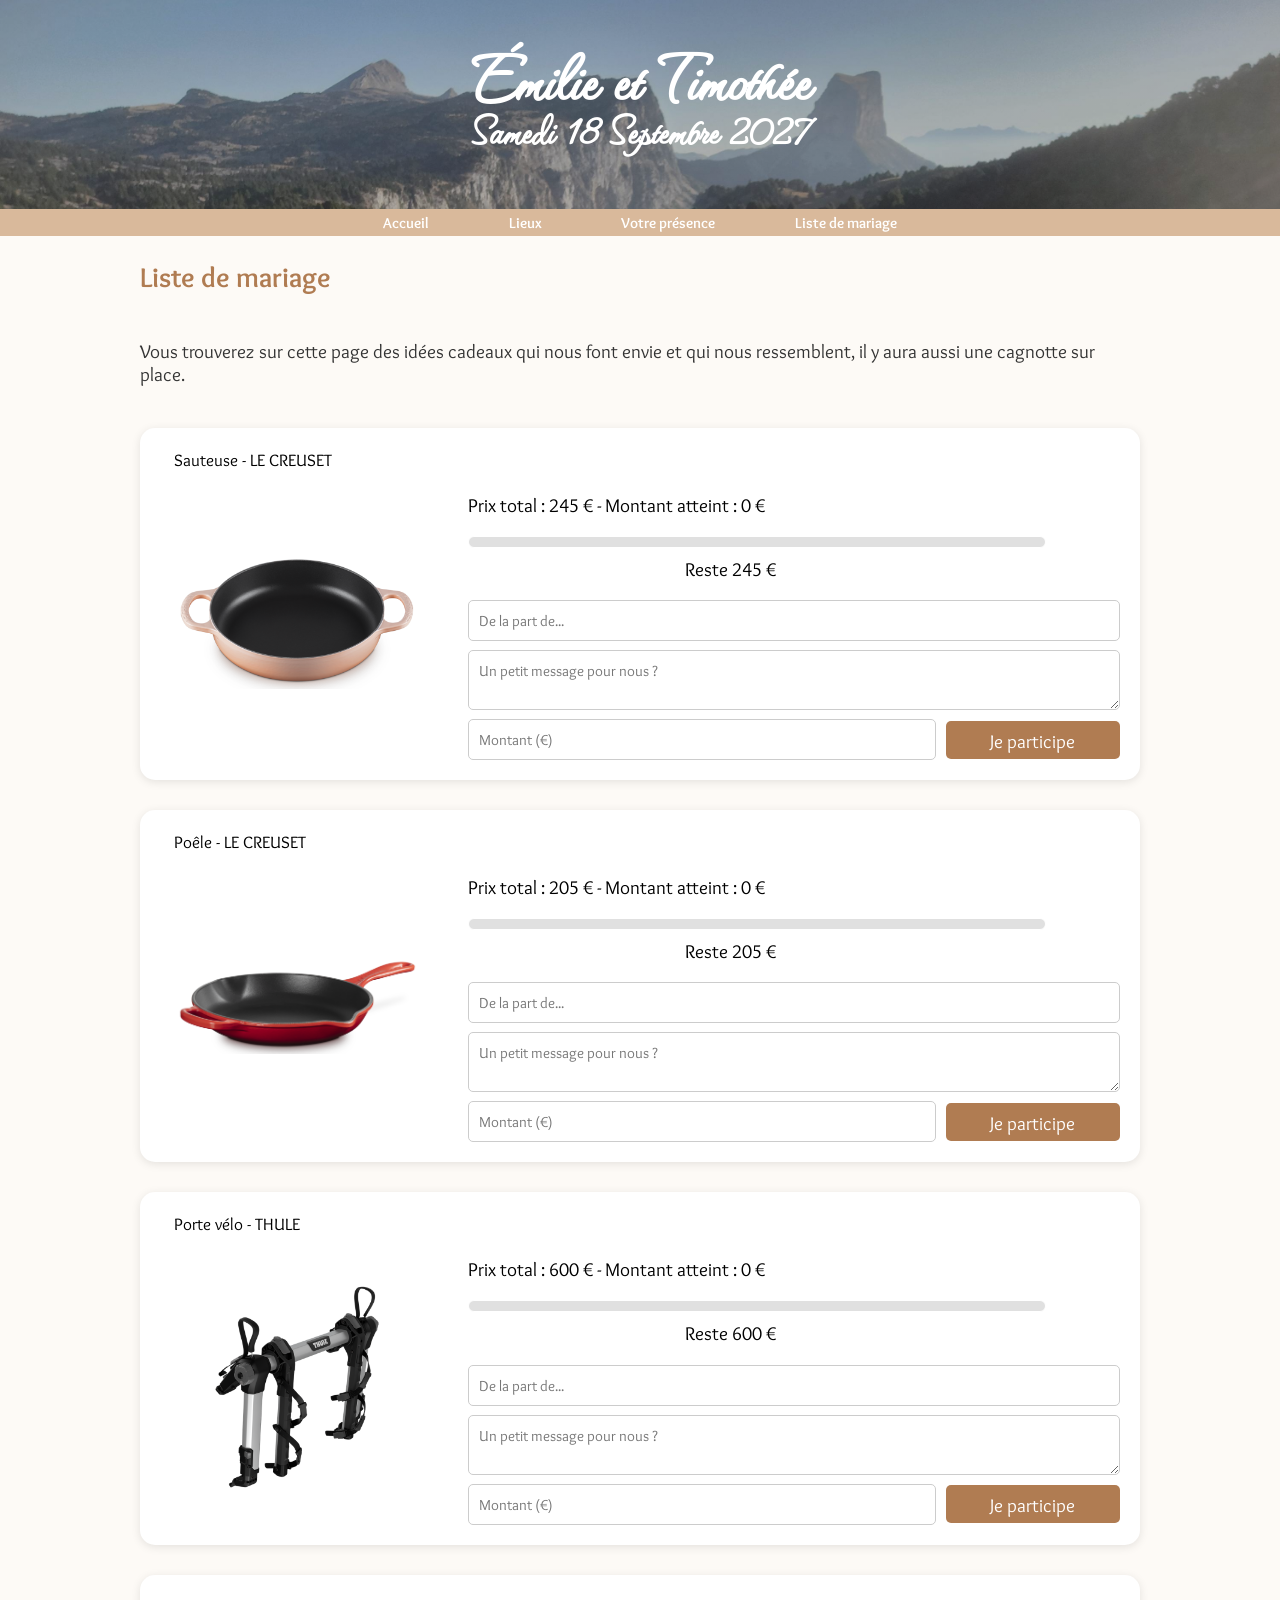
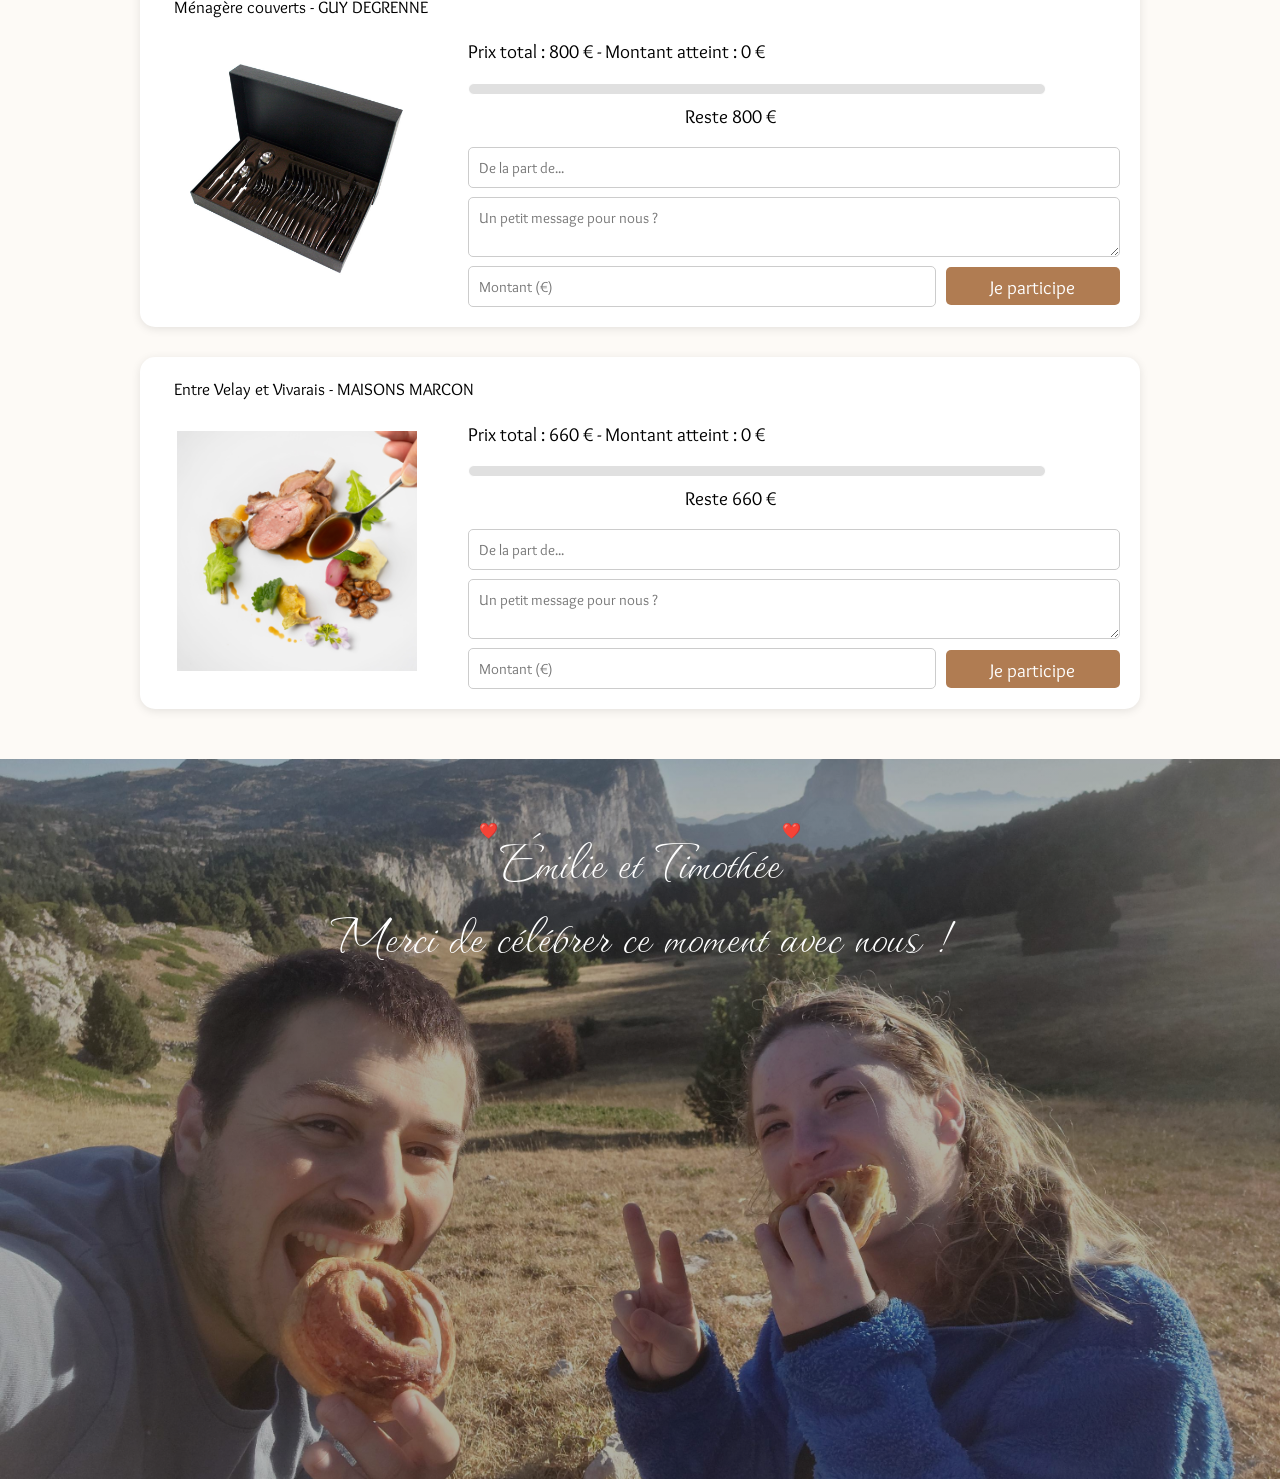
<file: Liste_mariage.html>
<!DOCTYPE html>
<html lang="fr">
<head>
    <meta charset="UTF-8">
    <meta http-equiv="Content-Security-Policy" content="upgrade-insecure-requests">
    <meta name="viewport" content="width=device-width, initial-scale=1.0">
    <title>Mariage de Émilie et Timothée</title>
    <link rel="stylesheet" href="styles.css">
    <link rel="preconnect" href="https://fonts.googleapis.com">
    <link rel="ts.gstatic.com">
    <link href="https://fonts.googleapis.com/css2?family=Waterfall&display=swap" rel="stylesheet">
    <link href="https://fonts.googleapis.com/css2?family=Overlock&display=swap" rel="stylesheet">
    <link rel="icon" type="image/png" href="Images/favicon.png">
</head>

<body>
    <header>
        <h1>Émilie et Timothée</h1>
        <h2>Samedi 18 Septembre 2027</h2>
    </header>

    <nav class="menu">
        <a href="index.html">Accueil</a>    
        <a href="Lieux.html">Lieux</a>
        <a href="Contact.html">Votre présence</a>
        <a href="Liste_mariage.html">Liste de mariage</a>
    </nav>

    <section id="Contact">
        <h2>Liste de mariage</h2>
        <p> <br>Vous trouverez sur cette page des idées cadeaux qui nous font envie et qui nous ressemblent, il y aura aussi une cagnotte sur place.<br><br> </p>
        <div id="cadeau"></div>

        
    </section>

    <script>
        let participationEnCours = null;
        let cadeaux = [];
        async function chargerCadeaux() {
            // Chargement ultra rapide du JSON
            const reponseJson = await fetch("cadeaux.json");
            cadeaux = await reponseJson.json();
            // Affichage immédiat
            afficherCadeaux();
            // Mise à jour des collectes en arrière-plan
            const reponseCollectes = await fetch(
                "https://script.google.com/macros/s/AKfycby9IOmPH_89FOx6oJpxu4SiLrRhvb8BKeQGECdYXnsar-0c8oLkNmR6z7wImIKxRAnK/exec"
            );
            const collectes = await reponseCollectes.json();
            collectes.forEach(c => {
                const cadeau = cadeaux.find(x => x.id === c.id);
                if (cadeau) {
                    cadeau.collecte = c.collecte;
                }
            });
            // Rafraîchit l'affichage avec les montants réels
            afficherCadeaux();
        }

chargerCadeaux();
function afficherCadeaux() {
    let html = "";
    for(let i = 0; i < cadeaux.length; i++) {
        const cadeau = cadeaux[i];
        let progression =
            (cadeau.collecte / cadeau.prix) * 100;
        const complet = cadeau.collecte >= cadeau.prix;    
        if(cadeau.nom == "") {
            continue;
        }

        html += `
        <div class="cadeau-card">
            <div class="cadeau-titre">
                ${cadeau.nom}
            </div>
            
            <div class="cadeau-contenu">
                <div class="cadeau-image">
                    <img src="Images/${cadeau.image}">
                </div>
                
                <div class="cadeau-infos">
                    <p>
                        Prix total : ${cadeau.prix} €
                        -
                        Montant atteint : ${cadeau.collecte} €
                    </p>

                    <div class="barre">
                        <div class="remplissage"
                            style="width:${Math.min(progression,100)}%">
                        </div>
                    </div>
                    
                    <div class="cadeau_participation">
                        <p>
                            Reste ${cadeau.prix - cadeau.collecte} €
                        </p>
                    </div>
                    
                    <div class="ligne-participation">
                        <input
                            type="text"
                            placeholder="De la part de..."
                            id="nom-${cadeau.id}">
                    </div>

                    <div class="ligne-participation">
                    <textarea placeholder="Un petit message pour nous ?" id="message-${cadeau.id}"></textarea>
                    </div>
                    <div class="ligne-participation">
                        <input
                            type="number"
                            min="1"
                            placeholder="Montant (€)"
                            id="montant-${cadeau.id}">                  
                        <button
                            class="button-cadeau"
                            onclick="participer(${cadeau.id})"
                            ${complet ? "disabled" : ""}>
                            ${complet ? "Cadeau financé" : "Je participe"}
                        </button>
                    
                    </div>

                </div>
            </div>
        </div>
        `;
  
}

    document.getElementById("cadeau").innerHTML = html;
}


        async function participer(id){
            const montant = document.getElementById(`montant-${id}`).value;
            if (montant <= 0) {
                alert("Le montant doit être supérieur à 0 €");
                return;
            }
            const nom = document.getElementById(`nom-${id}`).value;
            const message = document.getElementById(`message-${id}`).value;
            /*const reponse = await fetch("https://script.google.com/macros/s/AKfycby9IOmPH_89FOx6oJpxu4SiLrRhvb8BKeQGECdYXnsar-0c8oLkNmR6z7wImIKxRAnK/exec",
                                        
                {
                    method: "POST",
                    body: JSON.stringify({
                        id: id,
                        montant: montant,
                        nom: nom,
                        message: message
                    })
                }
            );*/
            console.log("ID :", id);
            console.log("Nom :", nom);
            console.log("Message :", message);
            console.log("Montant :", montant);
            const cadeau = cadeaux.find(c => c.id === id);
                if (cadeau.collecte >= cadeau.prix) {
                    alert("Ce cadeau est déjà entièrement financé.");
                    return;
                }       
            participationEnCours = {
                id: id,
                montant: montant,
                nom: nom,
                message: message
            };
            ouvrirPopup();
        }
            function ouvrirPopup() {
                document.getElementById("popup").style.display = "flex";
            }
            
            async function confirmerVirement() {
                if (!participationEnCours) {
                    return;
                }
                try {
                    const reponse = await fetch("https://script.google.com/macros/s/AKfycby9IOmPH_89FOx6oJpxu4SiLrRhvb8BKeQGECdYXnsar-0c8oLkNmR6z7wImIKxRAnK/exec", {
                        method: "POST",
                        body: JSON.stringify({
                            id: participationEnCours.id,
                            montant: participationEnCours.montant,
                            nom: participationEnCours.nom,
                            message: participationEnCours.message
                        })
                    });
                    const cadeau = cadeaux.find(
                        c => c.id === participationEnCours.id
                    );
                    if (cadeau) {
                        cadeau.collecte += Number(participationEnCours.montant);
                    }
                    afficherCadeaux();
                    participationEnCours = null;
                    document.getElementById("popup").style.display = "none";
                    document.getElementById("popupConfirmation").style.display = "flex";
                } catch (erreur) {
                    console.error(erreur);
                    alert("Une erreur est survenue lors de l'enregistrement.");
                }
            }

            function fermerPopup() {
                document.getElementById("popup").style.display = "none";
            }
            function copierIBAN() {
            navigator.clipboard.writeText(
                "FR76 XXXX XXXX XXXX XXXX XXXX XXX"
                );
                alert("IBAN copié");
            }
            function fermerConfirmation() {
                document.getElementById("popupConfirmation").style.display = "none";
            }
    </script>
    

    <footer>
        <div class="f">
        <span class="coeur">❤️</span>Émilie et Timothée<span class="coeur">❤️</span><br>Merci de célébrer ce moment avec nous !
        </div>
    </footer>

<!-- FENETRES POPUP -->
<div id="popup" class="popup">
    <div class="popup-content">
        <h4>Merci ❤️</h4>
        <p>
            Pour envoyer votre participation, vous pouvez faire un virement sur notre tout nouveau compte commun !<br><br>Cliquez ensuite sur 'J'ai effectué le virement' pour enregistrer votre participation sur notre site. Merci !
        </p>
        <p>
            <b><br><br>Emilie et Timothée<br>
            IBAN : FR76 XXXX XXXX XXXX XXXX XXXX XXX<br>
            BIC : XXXXXXXX</b>
        </p>
        <p>
            <br><br>N'oubliez pas d'indiquer votre nom dans le libellé du virement.
        </p>
        <button onclick="copierIBAN()">
            Copier l'IBAN
        </button>
        <button onclick="fermerPopup()">
            Je le ferai plus tard
        </button>
        <button onclick="confirmerVirement()">
            J'ai effectué le virement
        </button>
    </div>
</div>

<div id="popupConfirmation" class="popup-overlay">
    <div class="popup-content confirmation">
        <h2>Merci ❤️</h2>

        <p>
            Votre participation a bien été enregistrée.
        </p>

        <button onclick="fermerConfirmation()">
            Fermer
        </button>
    </div>
</div>

</body>
</html>
</file>
<file: styles.css>
body {
    margin: 0;
    font-family :'Overlock', sans-serif; 
    color: #333;
    background-color: #fdfaf6;
    font-size: clamp(0.5rem, 4vw, 1.18rem);
}
@media (max-width: 768px) {
body {
    margin: 0;
    font-family :'Overlock', sans-serif; 
    color: #333;
    background-color: #fdfaf6;
}
}

header {
    background: linear-gradient(rgba(0,0,0,0.3), rgba(0,0,0,0.3)),
                url('Images/header_light.jpg');
    font-family :'Waterfall', sans-serif;
    background-size: cover;
    background-position: center 5%;
    background-repeat: no-repeat;
    color: rgb(255,255,255);
    text-align: center;
    padding: 8vh 0vh;
}
header h1 {
    font-size: clamp(1rem, 6vw, 9rem);
    padding: 0;
    margin-top:-40px;
    margin-bottom:0px;
}
header h2 {
    font-size: clamp(0.9rem, 6vw, 3rem);
    color:rgb(255,255,255);
    margin-top:-20px;
    margin-bottom:-20px;
    padding: 0px;
}

@media (max-width: 768px) {
header {
    font-family :'Waterfall', sans-serif;    
    background-position: center 10%;
    background-repeat: no-repeat;
    margin-top: 0vw;
    margin-bottom: 0vw;
    padding :2vh 0vh;
}
header h1 {
    font-size: clamp(1rem, 9vw, 9rem);
    margin-top:-10px;
    padding: 0;
}
header h2 {
    font-size: clamp(0.5rem, 4vw, 1.8rem);
    margin-top : -5px;
    margin-bottom:-5px;
    padding: 0;
}
}
.menu {
    position:sticky;
    background-color: #d9b99b;
    text-align: center;
    padding: 0vh;
    font-family :'Overlock', sans-serif; 
    font-size: clamp(0.8rem, 1.2vw, 2rem);
}
/*
@media (max-width: 768px) {
.menu {
    padding: 5px;
    font-size: clamp(0.5rem, 4vw, 0.9rem);
}
}
 */
.menu a {
    display: inline-block;
    position:sticky;
 /*   background-color: white;*/
    color: #ffffff;
    padding: 0px 0px;
    margin: 4px 3vw;
    border-radius: 25px;
    text-decoration: none;
    font-weight: bold;
    transition: 0.3s;
}
 
.menu a:hover {
        background-color: #b07c52;
        color: white;
}

nav {
    background-color: #d9b99b;
    text-align: center;
    padding: 15px;
}

nav a {
    color: white;
    text-decoration: none;
    margin: 0 15px;
    font-weight: bold;
}


.photo-lieu {
    width: 90vw;
    max-width: 1000px;
    height: auto;
    border-radius: 10px;
}
@media (max-width: 768px) {
.photo-lieu {
width:90vw;
}
}

section {
    max-width: 1000px;
    margin:auto;
    padding: 0px 20px;
}

h2 {
    color: #b07c52;
}

.card {
    font-size: clamp(0.5rem, 4vw, 1.2rem);
    width:90vw;
    max-width:1000px;
    background: white;
    padding: 10px;
    border-radius: 10px;
    box-shadow: 0 2px 8px rgba(0,0,0,0.1);
    margin: 10px auto 0 auto; 
    box-sizing: border-box; 
}
@media (max-width: 768px) {
.card {
padding:10px;
width:90vw; 
margin :10px auto 10px auto;
box-sizing: border-box;
}
}

form {
    display: flex;
    flex-direction: column;
    gap: 10px;
    max-width: 500px;
    margin: auto;
}

input,
select,
textarea,
button {
    width: 100%;
    box-sizing: border-box;
}

input, select, textarea {
    padding: 10px;
    border: 1px solid #ccc;
    border-radius: 5px;
    color:#333;
}

.carte {
width:100vw;
height:50vh;
max-width:980px;
padding : 10px;
border: 0px;
margin:auto;
box-sizing: border-box;
}
@media (max-width: 768px) {
.carte {
    width:90vw;
    max-width:85vw;
    padding:10px;
    margin: auto;
}
}

/*STYLE POUR BOUTON*/
button {
    background-color: #b07c52;
    font-family :'Overlock', sans-serif;
    font-size: clamp(0.9rem, 1vw, 1.2rem);
    color: white;
    border: none;
    padding: 8px;
    border-radius: 5px;
    cursor: pointer;
}
button:hover {
    background-color: #966744;
}

/*STYLE POUR CARTES CADEAUX*/
.cadeau-card{
    background: white;
    border-radius: 15px;
    padding: 20px;
    margin-bottom: 30px;
    box-shadow: 0 2px 10px rgba(0,0,0,0.1);
}
.cadeau-titre{
    background:#ffffff;
    color:rgb(0, 0, 0);
    padding:1.5vh;
    display:inline-block;
    font-size:clamp(1rem, 1.3vw, 15rem);
    margin-top:-20px;
}
.cadeau-contenu{
    display: flex;
    align-items: center;
}
.cadeau-image img{
    width:clamp(0.5rem, 30vw, 15rem);
    background:#ffffff;
    color:rgb(0, 0, 0);
    display:flex;
    justify-content:center;
    align-items:center;
    margin-left:clamp(0rem,1.3vw,10rem);
    font-size:30px;
}
.cadeau-cagnotte{
    width:clamp(0.5rem, 30vw, 15rem);
    background:#ffffff;
    color:rgb(0, 0, 0);
    display:flex;
    justify-content:center;
    align-items:center;
    margin-left:clamp(0rem,1.3vw,10rem);
    font-size:30px;
}
.cadeau-infos{
    background:#ffffff;
    color:rgb(0, 0, 0);
    padding:0px;
 /*   display:inline-block;*/
    font-size: clamp(0.6rem, 2.5vw, 1.2rem);
    margin-top : -10px;
    margin-bottom : 0px;
    margin-left: 4vw;
    flex:1;
}


.cadeau_participation{
    background:#ffffff;
    color:rgb(0, 0, 0);
    padding:0px;
    align-items: stretch;
    font-size: clamp(0.5rem, 2.5vw, 1,2rem);
    margin-top:-10px;
    margin-left:clamp(0.5rem, 17vw, 16.8rem);
    flex:1;    
}
.barre{
    width:clamp(0.5rem, 45vw, 39rem);
    height:10px;
    border:1px solid #ffffff;
    border-radius:15px;
    margin-top : 10px;
    overflow:hidden;
    background:#e0e0e0;
}
.remplissage{
    height:100%;
    background:#3ac7ff;
    transition:0.5s;
    margin-bottom : 40px;
}
.button-cadeau {
    background-color: #b07c52;
    font-family :'Overlock', sans-serif;
    font-size: clamp(0.5rem, 2.7vw, 1.2rem);
    color: white;
    border: none;
    width:clamp(0.5rem, 30vw, 15rem); ;
    margin-top:0vh;
    margin-left:clamp(0rem, 0vw, 12rem);
    height:38px;
    /*padding: clamp(0.75em, 3vw, 1rem);*/
    border-radius: 5px;
    cursor: pointer;
}
.button-cadeau:disabled {
    background-color: #999;
    cursor: not-allowed;
    opacity: 0.7;
}
.ligne-participation{
    font-family: inherit;
    margin-top:1vh;
    display: flex;
    gap: 10px;
    align-items: stretch;    
    align-items: center;
}

input,
textarea {
    font-family: 'Overlock', sans-serif;
    font-size: 1.7vh;
    color: #555;
}
input::placeholder,
textarea::placeholder {
    font-family: 'Overlock', sans-serif;
    font-size:1.7vh;
}

.popup {
    display: none;
    position: fixed;
    inset: 0;
    background: rgba(0,0,0,0.5);
    justify-content: center;
    align-items: center;
    z-index: 1000;
}

.popup-content {
    background: white;
    padding: 30px;
    border-radius: 15px;
    text-align: center;
}

.popup-overlay {
    position: fixed;
    top: 0;
    left: 0;
    width: 100%;
    height: 100%;

    display: none;

    justify-content: center;
    align-items: center;

    background: rgba(0,0,0,0.5);
    z-index: 1000;
}

.popup-content h4 {
font-size : 3vh;
}

.popup-content p {
font-size : 2vh;
}

.popup-content button {
    margin-top: 15px;
    font-size:2vh;
    width : clamp(0.5rem, 40vw, 15rem)
}

.confirmation {
    text-align: center;
    max-width: 400px;
}

.confirmation h2 {
    color: #b88253;
    margin-bottom: 15px;
}

.confirmation p {
    color: #666;
    line-height: 1.5;
    margin-bottom: 20px;
}

.confirmation button {
    background: #b88253;
    color: white;
    border: none;
    border-radius: 8px;
    padding: 12px 25px;
    cursor: pointer;
    font-size: 16px;
}

.confirmation button:hover {
    background: #a06f44;
}

/*STYLE POUR PIED DE PAGE*/
footer {
    background: linear-gradient(rgba(0,0,0,0.3), rgba(0,0,0,0.3)),
        url('Images/header_light.jpg');
    background-size: 100%;
    background-repeat: no-repeat;
    font-family :'Waterfall', sans-serif;       
    text-align: center;
    margin-top : 50px;
    height : 80vh;
    background-position: 0% 55%;
    color: rgb(255,255,255);
    background-color: #d9b99b;
    padding: 7vh 0vh;
    box-sizing: border-box;
}
footer .f{
    font-size: clamp(1rem, 5vw, 9rem);
    padding: 0px;
    margin-top:0px;
    margin:0px;}
.coeur {
font-size: clamp(0rem, 1.2vw, 9rem);
vertical-align: top;
}
@media (max-width: 768px) {
footer {
    background-position: center 30%;
    background-repeat: no-repeat;
    height:60vw;
    padding-top:1vh;
    box-sizing: border-box;
}
footer .f{
    font-size: clamp(1rem, 7vw, 9rem);
    padding: 0px;
    margin-top:10px;}
.coeur {
font-size: clamp(0rem, 2vw, 9rem);
vertical-align: top;
}
}
</file>
